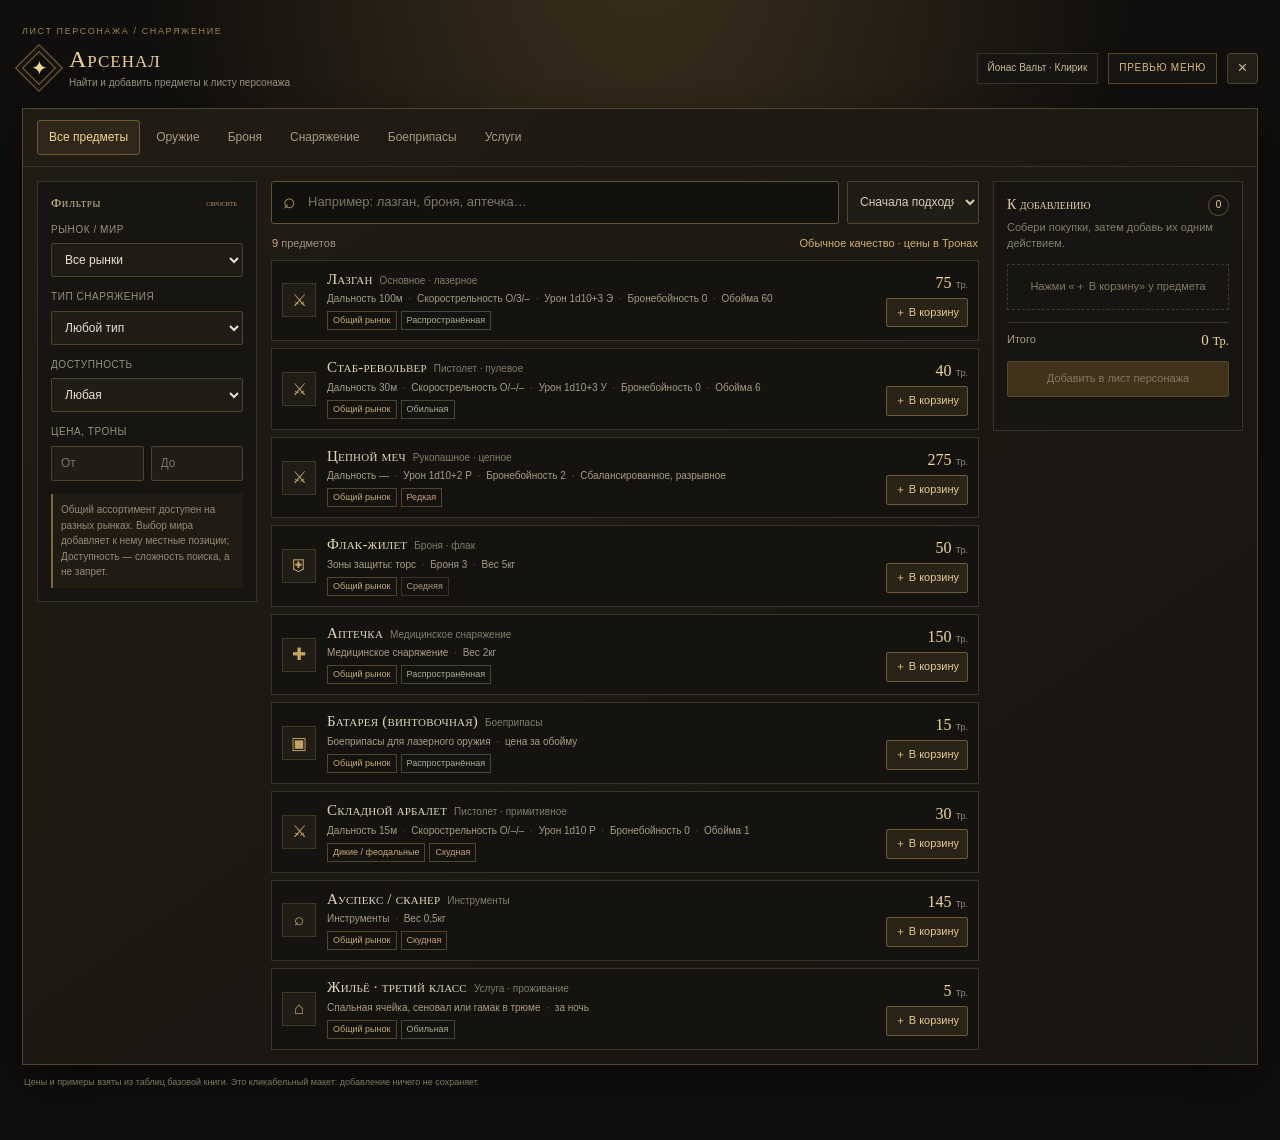
<file: arsenal-menu-preview.html>
<!doctype html>
<html lang="ru">
<head>
  <meta charset="utf-8">
  <meta name="viewport" content="width=device-width, initial-scale=1">
  <title>Превью меню «Арсенал»</title>
  <style>
    :root{color-scheme:dark;--bg:#100f0d;--panel:#1b1915;--panel2:#141310;--line:#393229;--line2:#51432e;--gold:#d2b16d;--gold2:#efd596;--text:#e9e0cf;--muted:#9b907d;--green:#a3b08c;--sans:"Segoe UI",Arial,sans-serif;--serif:Georgia,"Times New Roman",serif}
    *{box-sizing:border-box}body{margin:0;background:radial-gradient(ellipse at 50% -20%,#40321d,transparent 55%),var(--bg);color:var(--text);font:13px/1.45 var(--sans);min-height:100vh;padding:25px 22px 50px}button,input,select{font:inherit;color:inherit}button{cursor:pointer}main{max-width:1440px;margin:auto}.eyebrow{color:#9c8354;font-size:9px;letter-spacing:1.6px;text-transform:uppercase}.titlebar{display:flex;align-items:center;justify-content:space-between;gap:20px;margin:8px 0 17px}.title{display:flex;align-items:center;gap:13px}.seal{width:34px;height:34px;display:grid;place-items:center;border:1px solid #80653b;color:#efd596;font:20px var(--serif);transform:rotate(45deg);box-shadow:inset 0 0 0 4px #17140f,inset 0 0 0 5px #80653b}.seal span{transform:rotate(-45deg)}h1{margin:0;color:#ead29b;font:small-caps 24px var(--serif);letter-spacing:1px}.subtitle{margin:3px 0 0;color:var(--muted);font-size:10px}.title-actions{display:flex;align-items:center;gap:10px}.char-badge,.demo-badge{padding:7px 10px;border:1px solid var(--line);background:#171511;color:#c9b98f;font-size:10px}.demo-badge{border-color:#59472c;color:#d9bd7b;letter-spacing:.7px;text-transform:uppercase}.close{width:31px;height:31px;border:1px solid var(--line2);border-radius:3px;background:#211d17;color:#c9b98f;font-size:17px}
    .shell{border:1px solid #51432e;background:linear-gradient(145deg,#211c14,#171512);box-shadow:0 18px 48px #0007}.category-bar{display:flex;gap:4px;padding:11px 14px;border-bottom:1px solid var(--line);overflow-x:auto}.category{flex:0 0 auto;padding:8px 11px;border:1px solid transparent;border-radius:3px;background:transparent;color:#a99b83;font-size:11px;white-space:nowrap}.category:hover{color:var(--gold2);background:#252017}.category.active{border-color:#715831;background:#302619;color:#f0d596}.layout{display:grid;grid-template-columns:220px minmax(390px,1fr) 250px;gap:14px;padding:14px;align-items:start}.filter-panel,.cart-panel{padding:13px;border:1px solid #393229;background:#171511}.panel-heading{display:flex;justify-content:space-between;align-items:center;margin:0 0 12px;color:#d8c494;font:small-caps 13px var(--serif);letter-spacing:.6px}.reset{border:0;background:none;color:#b89a5e;font-size:9px}.filter-group{display:grid;gap:6px;margin:0 0 13px}.filter-group label,.filter-label{color:#9b907d;font-size:9px;letter-spacing:.55px;text-transform:uppercase}.filter-group select,.filter-group input{width:100%;min-width:0;padding:8px 9px;border:1px solid var(--line2);border-radius:2px;background:#201c16;color:#e9e0cf;font-size:11px}.filter-group select:focus,.filter-group input:focus,.search input:focus{outline:1px solid #b99455;outline-offset:1px}.price-row{display:grid;grid-template-columns:1fr 1fr;align-items:center;gap:7px}.filter-note{margin:6px 0 0;padding:8px;border-left:2px solid #80643a;background:#201b13;color:#968a75;font-size:9px;line-height:1.55}
    .catalog{min-width:0}.search-line{display:grid;grid-template-columns:minmax(0,1fr) 132px;gap:8px;margin-bottom:10px}.search{position:relative}.search input{width:100%;padding:10px 12px 10px 36px;border:1px solid #655333;border-radius:3px;background:#12110e;color:var(--text);font-size:12px}.search:before{content:"⌕";position:absolute;left:12px;top:5px;color:#b99b60;font-size:21px;pointer-events:none}.search input::placeholder{color:#817665}.suggestions{position:absolute;z-index:5;top:calc(100% + 4px);left:0;right:0;padding:4px;border:1px solid #655333;background:#201c16;box-shadow:0 8px 20px #0008}.suggestions button{display:block;width:100%;padding:8px;border:0;background:none;text-align:left;color:#d7cdb8;font-size:11px}.suggestions button:hover{background:#332918;color:var(--gold2)}.sort{padding:8px;border:1px solid var(--line2);border-radius:2px;background:#201c16;color:#d7cdb8;font-size:10px}.results-head{display:flex;justify-content:space-between;align-items:center;gap:8px;padding:2px 1px 8px;color:var(--muted);font-size:10px}.results-head strong{color:#d2b16d;font-weight:500}.results{display:grid;gap:7px}.item{display:grid;grid-template-columns:35px minmax(0,1fr) auto;gap:10px;align-items:center;padding:10px;border:1px solid #393229;background:#141310;min-width:0}.item:hover{border-color:#675331;background:#1a1813}.icon{width:34px;height:34px;display:grid;place-items:center;border:1px solid #423725;background:#201c16;color:#c5a565;font:17px var(--serif)}.item-main{min-width:0}.item-title{display:flex;align-items:baseline;flex-wrap:wrap;gap:7px}.item-title b{color:#e3d5b7;font:small-caps 13px var(--serif);letter-spacing:.2px}.type{color:#877b69;font-size:9px}.item-meta{margin-top:3px;color:#a99b83;font-size:9px;line-height:1.5;overflow-wrap:anywhere}.item-meta .dot{color:#6a5a3f;padding:0 3px}.badges{display:flex;flex-wrap:wrap;gap:4px;margin-top:5px}.badge{padding:2px 5px;border:1px solid #393229;color:#aa9b81;font-size:8px}.badge.world{border-color:#51432e;color:#c6aa70}.badge.common{color:#a6b091;border-color:#414936}.badge.rare{color:#c79d7c;border-color:#594132}.item-end{display:grid;justify-items:end;gap:6px}.price{color:#f0d596;font:14px var(--serif);white-space:nowrap}.price small{color:#938875;font:9px var(--sans)}.add{min-width:74px;padding:6px 8px;border:1px solid #705a37;border-radius:2px;background:#2a2318;color:#e7cc91;font-size:10px}.add:hover{background:#44341d;border-color:#a2844b}.add.added{border-color:#46513c;background:#22281e;color:#b8c49e}.empty{padding:24px;border:1px dashed #51432e;color:#938875;text-align:center;font-size:11px}
    .cart-panel{position:sticky;top:12px}.cart-title{display:flex;justify-content:space-between;align-items:center;margin-bottom:4px}.cart-title h2{margin:0;color:#e0cfaa;font:small-caps 14px var(--serif)}.cart-count{min-width:21px;height:21px;display:grid;place-items:center;border:1px solid #655230;border-radius:50%;color:var(--gold2);font-size:10px}.cart-help{margin:0 0 12px;color:#887d6b;font-size:9px}.cart-list{display:grid;gap:6px;max-height:315px;overflow:auto}.cart-empty{padding:14px 8px;border:1px dashed #413728;color:#837866;text-align:center;font-size:10px}.cart-item{display:grid;grid-template-columns:minmax(0,1fr) auto;gap:6px;padding:7px 8px;border:1px solid #393229;background:#141310}.cart-item b{display:block;color:#d7cdb8;font-size:10px;font-weight:500}.cart-item small{color:#8c806e;font-size:8px}.quantity{display:flex;align-items:center;gap:5px;color:#dfc585;font-size:10px}.quantity button{width:19px;height:19px;padding:0;border:1px solid #51432e;background:#201c16;color:#d9c28c}.cart-total{display:flex;justify-content:space-between;margin:12px 0;padding-top:9px;border-top:1px solid #393229;color:#a99b83;font-size:10px}.cart-total strong{color:#efd596;font:15px var(--serif)}.commit{width:100%;padding:9px;border:1px solid #a2844b;border-radius:2px;background:#725629;color:#fff0c9;font-size:11px}.commit:disabled{opacity:.45;cursor:default}.cart-msg{min-height:13px;margin:7px 0 0;color:#a9b68f;text-align:center;font-size:9px}.footnote{margin:11px 2px 0;color:#827865;font-size:9px;line-height:1.55}
    @media(max-width:1040px){.layout{grid-template-columns:205px minmax(0,1fr)}.cart-panel{grid-column:1/-1;position:static}.cart-list{grid-template-columns:repeat(3,minmax(0,1fr));max-height:none}.cart-empty{grid-column:1/-1}.cart-panel .cart-total{max-width:320px;margin-left:auto}.cart-panel .commit{display:block;max-width:320px;margin-left:auto}}
    @media(max-width:650px){body{padding:16px 10px 30px}.titlebar{align-items:flex-start}.title{align-items:flex-start}.seal{flex:none;width:28px;height:28px;font-size:16px}h1{font-size:20px}.title-actions{flex-direction:column-reverse;align-items:flex-end;gap:5px}.char-badge{display:none}.demo-badge{font-size:8px}.layout{grid-template-columns:1fr;padding:9px;gap:9px}.filter-panel{display:grid;grid-template-columns:1fr 1fr;gap:0 9px}.filter-panel .panel-heading,.filter-note{grid-column:1/-1}.filter-group{margin-bottom:9px}.search-line{grid-template-columns:1fr}.sort{display:none}.item{grid-template-columns:30px minmax(0,1fr) auto;gap:7px;padding:8px}.icon{width:29px;height:29px}.item-end{gap:4px}.add{min-width:62px;padding:6px}.cart-list{grid-template-columns:1fr 1fr}.cart-panel .cart-total,.cart-panel .commit{max-width:none}}
    .panel-head h2,.card-head h2{font-size:16px}.category{font-size:12px}.filter-group label{font-size:10px}.filter-group select,.filter-group input,.sort{font-size:12px}.filter-note{font-size:10px}.search input{font-size:13px;padding-block:11px}.results-head{font-size:11px}.item-title b{font-size:15px}.type{font-size:10px}.item-meta{font-size:10px}.badge{font-size:9px}.price{font-size:16px}.add{font-size:11px}.cart-help,.cart-item b,.cart-total{font-size:11px}.cart-item small,.quantity{font-size:9px}.cart-empty{font-size:11px}
  </style>
</head>
<body>
  <main>
    <div class="eyebrow">Лист персонажа / снаряжение</div>
    <header class="titlebar">
      <div class="title"><div class="seal"><span>✦</span></div><div><h1>Арсенал</h1><p class="subtitle">Найти и добавить предметы к листу персонажа</p></div></div>
      <div class="title-actions"><span class="char-badge">Йонас Вальт · Клирик</span><span class="demo-badge">Превью меню</span><button class="close" type="button" aria-label="Закрыть">×</button></div>
    </header>
    <section class="shell">
      <nav class="category-bar" aria-label="Категории арсенала">
        <button class="category active" data-category="all" aria-pressed="true">Все предметы</button>
        <button class="category" data-category="weapon">Оружие</button>
        <button class="category" data-category="armor">Броня</button>
        <button class="category" data-category="gear">Снаряжение</button>
        <button class="category" data-category="ammo">Боеприпасы</button>
        <button class="category" data-category="service">Услуги</button>
      </nav>
      <div class="layout">
        <aside class="filter-panel">
          <h2 class="panel-heading">Фильтры <button class="reset" id="reset-filters" type="button">сбросить</button></h2>
          <div class="filter-group"><label for="market">Рынок / мир</label><select id="market"><option value="all">Все рынки</option><option value="general">Общий ассортимент</option><option value="feral">Дикие и феодальные</option><option value="hive">Миры-ульи</option><option value="forge">Миры-кузницы</option><option value="frontier">Миры-фронтиры</option><option value="void">Пустота</option><option value="warzone">Зона боевых действий</option><option value="ordos">Святые Ордосы</option></select></div>
          <div class="filter-group"><label for="item-type">Тип снаряжения</label><select id="item-type"><option value="all">Любой тип</option><option value="ranged">Дистанционное оружие</option><option value="melee">Оружие ближнего боя</option><option value="armor">Броня</option><option value="gear">Снаряжение</option><option value="ammo">Боеприпасы</option><option value="service">Услуги</option></select></div>
          <div class="filter-group"><label for="availability">Доступность</label><select id="availability"><option value="all">Любая</option><option>Изобильная</option><option>Обильная</option><option>Распространённая</option><option>Средняя</option><option>Скудная</option><option>Редкая</option><option>Раритет</option></select></div>
          <div class="filter-group"><label>Цена, Троны</label><div class="price-row"><input id="price-min" type="number" min="0" placeholder="От" aria-label="Цена от"><input id="price-max" type="number" min="0" placeholder="До" aria-label="Цена до"></div></div>
          <p class="filter-note">Общий ассортимент доступен на разных рынках. Выбор мира добавляет к нему местные позиции; Доступность — сложность поиска, а не запрет.</p>
        </aside>
        <section class="catalog" aria-label="Каталог предметов">
          <div class="search-line">
            <div class="search"><input id="search" type="search" autocomplete="off" placeholder="Например: лазган, броня, аптечка…" aria-label="Поиск по арсеналу"><div class="suggestions" id="suggestions" hidden></div></div>
            <select class="sort" id="sort" aria-label="Сортировка"><option value="relevance">Сначала подходящие</option><option value="price">Сначала дешевле</option><option value="name">По названию</option></select>
          </div>
          <div class="results-head"><span id="result-count">9 предметов</span><strong>Обычное качество · цены в Тронах</strong></div>
          <div class="results" id="results">
            <article class="item" data-name="Лазган" data-type="Основное оружие · лазерное" data-category="weapon" data-kind="ranged" data-market="all" data-rarity="Распространённая" data-price="75" data-details="Дальность 100м · Скорострельность О/3/- · Урон 1d10+3 Э · Бронебойность 0 · обойма 60 · перезарядка полным действием · надёжное · 4кг">
              <div class="icon">⚔</div><div class="item-main"><div class="item-title"><b>Лазган</b><span class="type">Основное · лазерное</span></div><div class="item-meta">Дальность 100м <span class="dot">·</span> Скорострельность О/3/– <span class="dot">·</span> Урон 1d10+3 Э <span class="dot">·</span> Бронебойность 0 <span class="dot">·</span> Обойма 60</div><div class="badges"><span class="badge world">Общий рынок</span><span class="badge common">Распространённая</span></div></div><div class="item-end"><div class="price">75 <small>Тр.</small></div><button class="add" type="button">＋ В корзину</button></div>
            </article>
            <article class="item" data-name="Стаб-револьвер" data-type="Пистолет · пулевое" data-category="weapon" data-kind="ranged" data-market="all" data-rarity="Обильная" data-price="40" data-details="Дальность 30м · Скорострельность О/-/- · Урон 1d10+3 У · Бронебойность 0 · обойма 6 · надёжное · 1кг">
              <div class="icon">⚔</div><div class="item-main"><div class="item-title"><b>Стаб-револьвер</b><span class="type">Пистолет · пулевое</span></div><div class="item-meta">Дальность 30м <span class="dot">·</span> Скорострельность О/–/– <span class="dot">·</span> Урон 1d10+3 У <span class="dot">·</span> Бронебойность 0 <span class="dot">·</span> Обойма 6</div><div class="badges"><span class="badge world">Общий рынок</span><span class="badge common">Обильная</span></div></div><div class="item-end"><div class="price">40 <small>Тр.</small></div><button class="add" type="button">＋ В корзину</button></div>
            </article>
            <article class="item" data-name="Цепной меч" data-type="Рукопашное оружие · цепное" data-category="weapon" data-kind="melee" data-market="all" data-rarity="Редкая" data-price="275" data-details="Дальность ближний бой · Урон 1d10+2 Р · Бронебойность 2 · сбалансированное · разрывное · 6кг">
              <div class="icon">⚔</div><div class="item-main"><div class="item-title"><b>Цепной меч</b><span class="type">Рукопашное · цепное</span></div><div class="item-meta">Дальность — <span class="dot">·</span> Урон 1d10+2 Р <span class="dot">·</span> Бронебойность 2 <span class="dot">·</span> Сбалансированное, разрывное</div><div class="badges"><span class="badge world">Общий рынок</span><span class="badge rare">Редкая</span></div></div><div class="item-end"><div class="price">275 <small>Тр.</small></div><button class="add" type="button">＋ В корзину</button></div>
            </article>
            <article class="item" data-name="Флак-жилет" data-type="Броня · флак" data-category="armor" data-kind="armor" data-market="all" data-rarity="Средняя" data-price="50" data-details="Торс · броня 3 · 5кг">
              <div class="icon">⛨</div><div class="item-main"><div class="item-title"><b>Флак-жилет</b><span class="type">Броня · флак</span></div><div class="item-meta">Зоны защиты: торс <span class="dot">·</span> Броня 3 <span class="dot">·</span> Вес 5кг</div><div class="badges"><span class="badge world">Общий рынок</span><span class="badge">Средняя</span></div></div><div class="item-end"><div class="price">50 <small>Тр.</small></div><button class="add" type="button">＋ В корзину</button></div>
            </article>
            <article class="item" data-name="Аптечка" data-type="Медицинское снаряжение" data-category="gear" data-kind="gear" data-market="all" data-rarity="Распространённая" data-price="150" data-details="Медицинское снаряжение · 2кг">
              <div class="icon">✚</div><div class="item-main"><div class="item-title"><b>Аптечка</b><span class="type">Медицинское снаряжение</span></div><div class="item-meta">Медицинское снаряжение <span class="dot">·</span> Вес 2кг</div><div class="badges"><span class="badge world">Общий рынок</span><span class="badge common">Распространённая</span></div></div><div class="item-end"><div class="price">150 <small>Тр.</small></div><button class="add" type="button">＋ В корзину</button></div>
            </article>
            <article class="item" data-name="Батарея (винтовочная)" data-type="Боеприпасы · лазерное оружие" data-category="ammo" data-kind="ammo" data-market="all" data-rarity="Распространённая" data-price="15" data-details="Цена за обойму · для лазерного оружия">
              <div class="icon">▣</div><div class="item-main"><div class="item-title"><b>Батарея (винтовочная)</b><span class="type">Боеприпасы</span></div><div class="item-meta">Боеприпасы для лазерного оружия <span class="dot">·</span> цена за обойму</div><div class="badges"><span class="badge world">Общий рынок</span><span class="badge common">Распространённая</span></div></div><div class="item-end"><div class="price">15 <small>Тр.</small></div><button class="add" type="button">＋ В корзину</button></div>
            </article>
            <article class="item" data-name="Складной арбалет" data-type="Пистолет · примитивное оружие" data-category="weapon" data-kind="ranged" data-market="feral" data-rarity="Скудная" data-price="30" data-details="Дальность 15м · Скорострельность О/-/- · Урон 1d10 Р · Бронебойность 0 · обойма 1 · перезарядка полным действием · 1кг">
              <div class="icon">⚔</div><div class="item-main"><div class="item-title"><b>Складной арбалет</b><span class="type">Пистолет · примитивное</span></div><div class="item-meta">Дальность 15м <span class="dot">·</span> Скорострельность О/–/– <span class="dot">·</span> Урон 1d10 Р <span class="dot">·</span> Бронебойность 0 <span class="dot">·</span> Обойма 1</div><div class="badges"><span class="badge world">Дикие / феодальные</span><span class="badge rare">Скудная</span></div></div><div class="item-end"><div class="price">30 <small>Тр.</small></div><button class="add" type="button">＋ В корзину</button></div>
            </article>
            <article class="item" data-name="Ауспекс / сканер" data-type="Инструменты" data-category="gear" data-kind="gear" data-market="all" data-rarity="Скудная" data-price="145" data-details="Инструмент · вес 0,5кг">
              <div class="icon">⌕</div><div class="item-main"><div class="item-title"><b>Ауспекс / сканер</b><span class="type">Инструменты</span></div><div class="item-meta">Инструменты <span class="dot">·</span> Вес 0,5кг</div><div class="badges"><span class="badge world">Общий рынок</span><span class="badge rare">Скудная</span></div></div><div class="item-end"><div class="price">145 <small>Тр.</small></div><button class="add" type="button">＋ В корзину</button></div>
            </article>
            <article class="item" data-name="Жильё · третий класс" data-type="Услуги · проживание" data-category="service" data-kind="service" data-market="all" data-rarity="Обильная" data-price="5" data-details="Ночь · спальная ячейка, сеновал или гамак в трюме">
              <div class="icon">⌂</div><div class="item-main"><div class="item-title"><b>Жильё · третий класс</b><span class="type">Услуга · проживание</span></div><div class="item-meta">Спальная ячейка, сеновал или гамак в трюме <span class="dot">·</span> за ночь</div><div class="badges"><span class="badge world">Общий рынок</span><span class="badge common">Обильная</span></div></div><div class="item-end"><div class="price">5 <small>Тр.</small></div><button class="add" type="button">＋ В корзину</button></div>
            </article>
          </div>
          <div class="empty" id="no-results" hidden>Ничего не найдено. Попробуй изменить фильтры.</div>
        </section>
        <aside class="cart-panel">
          <div class="cart-title"><h2>К добавлению</h2><span class="cart-count" id="cart-count">0</span></div>
          <p class="cart-help">Собери покупки, затем добавь их одним действием.</p>
          <div class="cart-list" id="cart-list"><div class="cart-empty">Нажми «＋ В корзину» у предмета</div></div>
          <div class="cart-total"><span>Итого</span><strong><span id="cart-total">0</span> <small>Тр.</small></strong></div>
          <button class="commit" id="commit" type="button" disabled>Добавить в лист персонажа</button>
          <p class="cart-msg" id="cart-msg" aria-live="polite"></p>
        </aside>
      </div>
    </section>
    <p class="footnote">Цены и примеры взяты из таблиц базовой книги. Это кликабельный макет: добавление ничего не сохраняет.</p>
  </main>
  <script>
    const items=[...document.querySelectorAll('.item')], categories=[...document.querySelectorAll('.category')], cart=new Map();
    const search=document.querySelector('#search'), market=document.querySelector('#market'), itemType=document.querySelector('#item-type'), availability=document.querySelector('#availability'), priceMin=document.querySelector('#price-min'), priceMax=document.querySelector('#price-max'), suggestions=document.querySelector('#suggestions');
    function applyFilters(){
      const q=search.value.trim().toLocaleLowerCase('ru'), cat=document.querySelector('.category.active').dataset.category, m=market.value, kind=itemType.value, a=availability.value, min=priceMin.value===''?0:Number(priceMin.value), max=priceMax.value===''?Infinity:Number(priceMax.value), sort=document.querySelector('#sort').value; let count=0;const visibleItems=[];
      for(const item of items){const text=(item.dataset.name+' '+item.dataset.type+' '+item.dataset.details).toLocaleLowerCase('ru');const marketMatch=m==='all'||item.dataset.market==='all'||item.dataset.market===m;const visible=(!q||text.includes(q))&&(cat==='all'||item.dataset.category===cat)&&marketMatch&&(kind==='all'||item.dataset.kind===kind)&&(a==='all'||item.dataset.rarity===a)&&Number(item.dataset.price)>=min&&Number(item.dataset.price)<=max;item.hidden=!visible;if(visible){count++;visibleItems.push(item)}}
      if(sort==='price')visibleItems.sort((x,y)=>Number(x.dataset.price)-Number(y.dataset.price));else if(sort==='name')visibleItems.sort((x,y)=>x.dataset.name.localeCompare(y.dataset.name,'ru'));const results=document.querySelector('#results');visibleItems.forEach(item=>results.append(item));
      document.querySelector('#result-count').innerHTML=`<strong>${count}</strong> ${count===1?'предмет':count>1&&count<5?'предмета':'предметов'}`;
      document.querySelector('#no-results').hidden=count>0;
      suggestions.replaceChildren();
      if(q&&document.activeElement===search){const matches=items.filter(x=>(x.dataset.name+' '+x.dataset.type).toLocaleLowerCase('ru').includes(q)).slice(0,4);for(const item of matches){const b=document.createElement('button');b.type='button';b.textContent=item.dataset.name;b.addEventListener('click',()=>{search.value=item.dataset.name;suggestions.hidden=true;applyFilters()});suggestions.appendChild(b)}suggestions.hidden=!matches.length}else suggestions.hidden=true;
    }
    categories.forEach(button=>button.addEventListener('click',()=>{categories.forEach(x=>{x.classList.remove('active');x.setAttribute('aria-pressed','false')});button.classList.add('active');button.setAttribute('aria-pressed','true');applyFilters()}));
    [search,market,itemType,availability,priceMin,priceMax,document.querySelector('#sort')].forEach(el=>el.addEventListener('input',applyFilters));[market,itemType,availability,document.querySelector('#sort')].forEach(el=>el.addEventListener('change',applyFilters));
    search.addEventListener('focus',applyFilters);document.addEventListener('click',e=>{if(!e.target.closest('.search'))suggestions.hidden=true});
    document.querySelector('#reset-filters').addEventListener('click',()=>{search.value='';market.value='all';itemType.value='all';availability.value='all';priceMin.value='';priceMax.value='';categories[0].click();applyFilters()});
    function renderCart(){const root=document.querySelector('#cart-list');root.replaceChildren();let n=0,total=0;if(!cart.size){root.innerHTML='<div class="cart-empty">Нажми «＋ В корзину» у предмета</div>'}for(const [name,row] of cart){n+=row.qty;total+=Number(row.item.dataset.price)*row.qty;const box=document.createElement('div');box.className='cart-item';const info=document.createElement('div');info.innerHTML=`<b>${name}</b><small>${row.item.dataset.price} Тр. · ${row.item.dataset.rarity}</small>`;const qty=document.createElement('div');qty.className='quantity';const minus=document.createElement('button');minus.textContent='−';minus.setAttribute('aria-label','Уменьшить количество');minus.onclick=()=>{row.qty--;if(row.qty<=0){cart.delete(name);row.item.querySelector('.add').classList.remove('added');row.item.querySelector('.add').textContent='＋ В корзину'}renderCart()};const amount=document.createElement('span');amount.textContent='×'+row.qty;const plus=document.createElement('button');plus.textContent='+';plus.setAttribute('aria-label','Увеличить количество');plus.onclick=()=>{row.qty++;renderCart()};qty.append(minus,amount,plus);box.append(info,qty);root.append(box)}document.querySelector('#cart-count').textContent=n;document.querySelector('#cart-total').textContent=total.toLocaleString('ru-RU');document.querySelector('#commit').disabled=!n;document.querySelector('#cart-msg').textContent='';}
    items.forEach(item=>item.querySelector('.add').addEventListener('click',()=>{const name=item.dataset.name;const row=cart.get(name);if(row)row.qty++;else cart.set(name,{item,qty:1});const btn=item.querySelector('.add');btn.classList.add('added');btn.textContent='✓ В корзине';renderCart()}));
    document.querySelector('#commit').addEventListener('click',()=>{document.querySelector('#cart-msg').textContent='Демо: предметы готовы к добавлению';});
    applyFilters();
  </script>
</body>
</html>
</file>
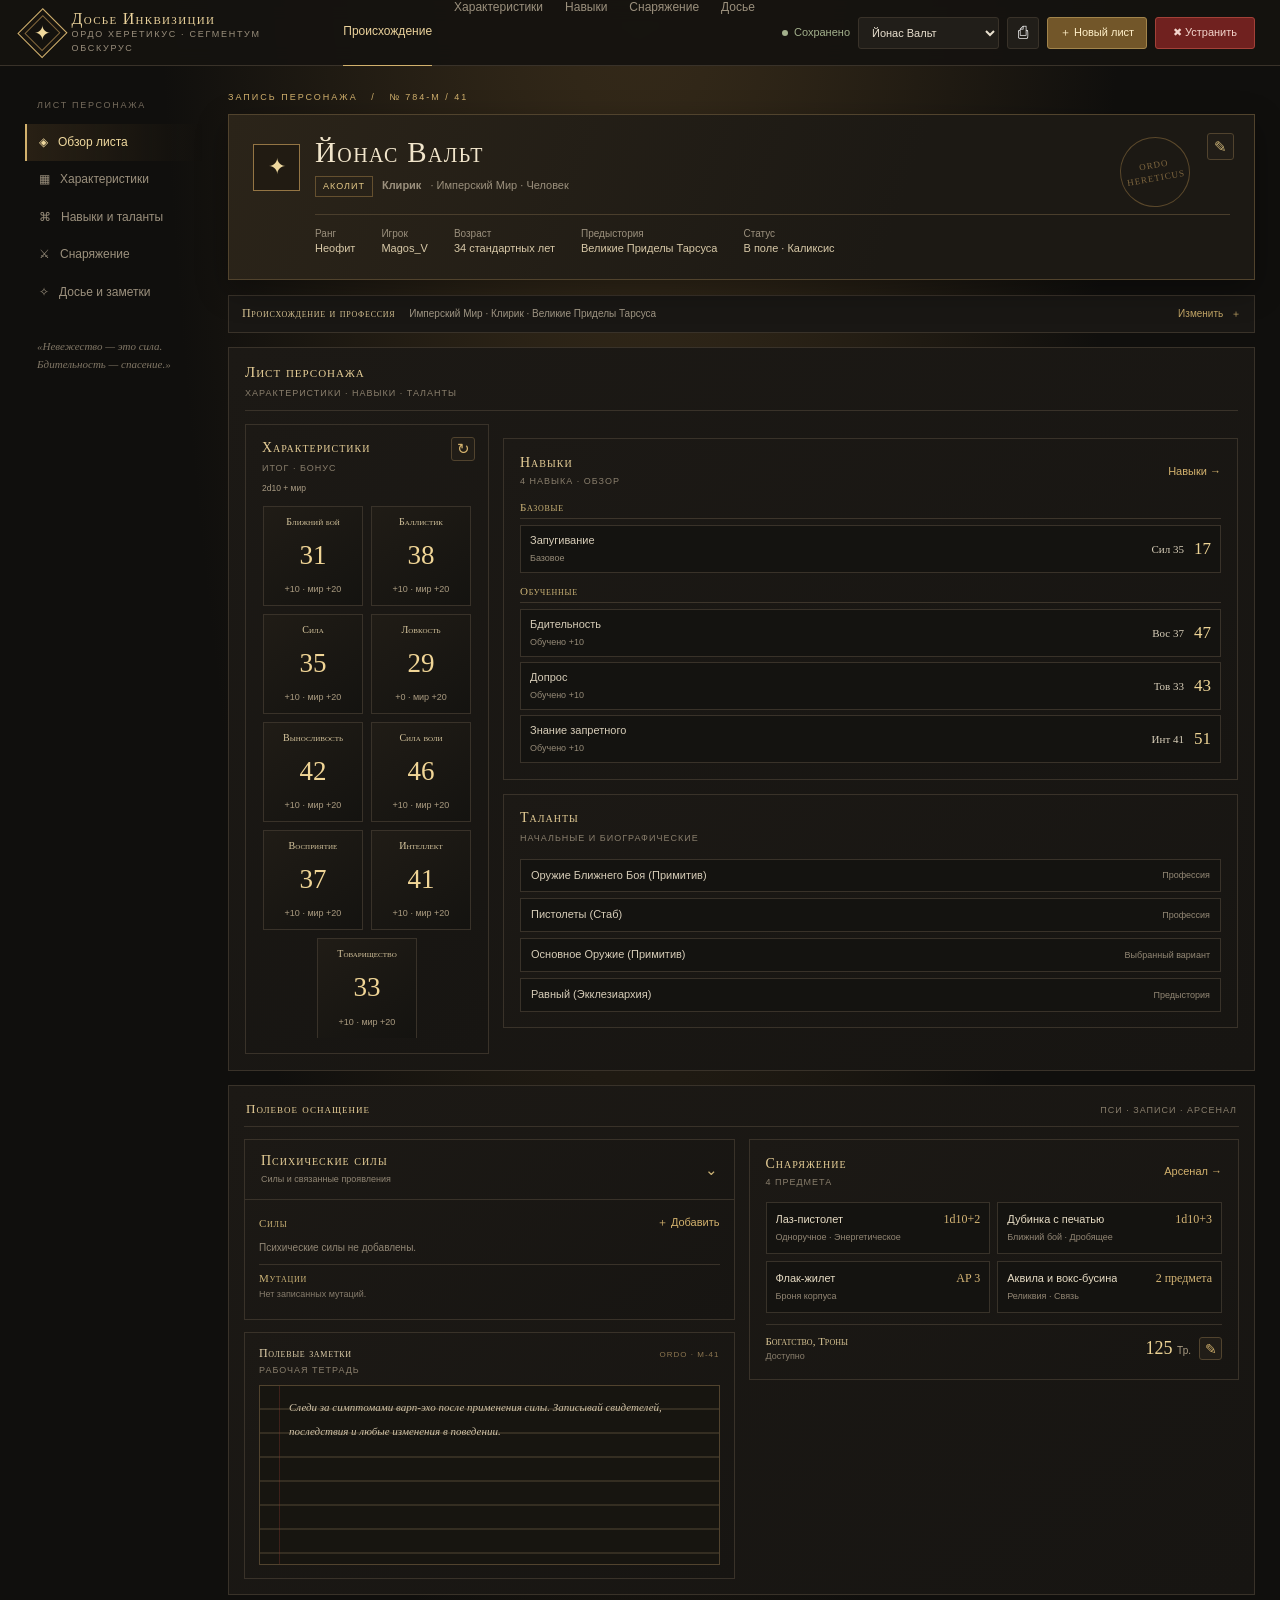
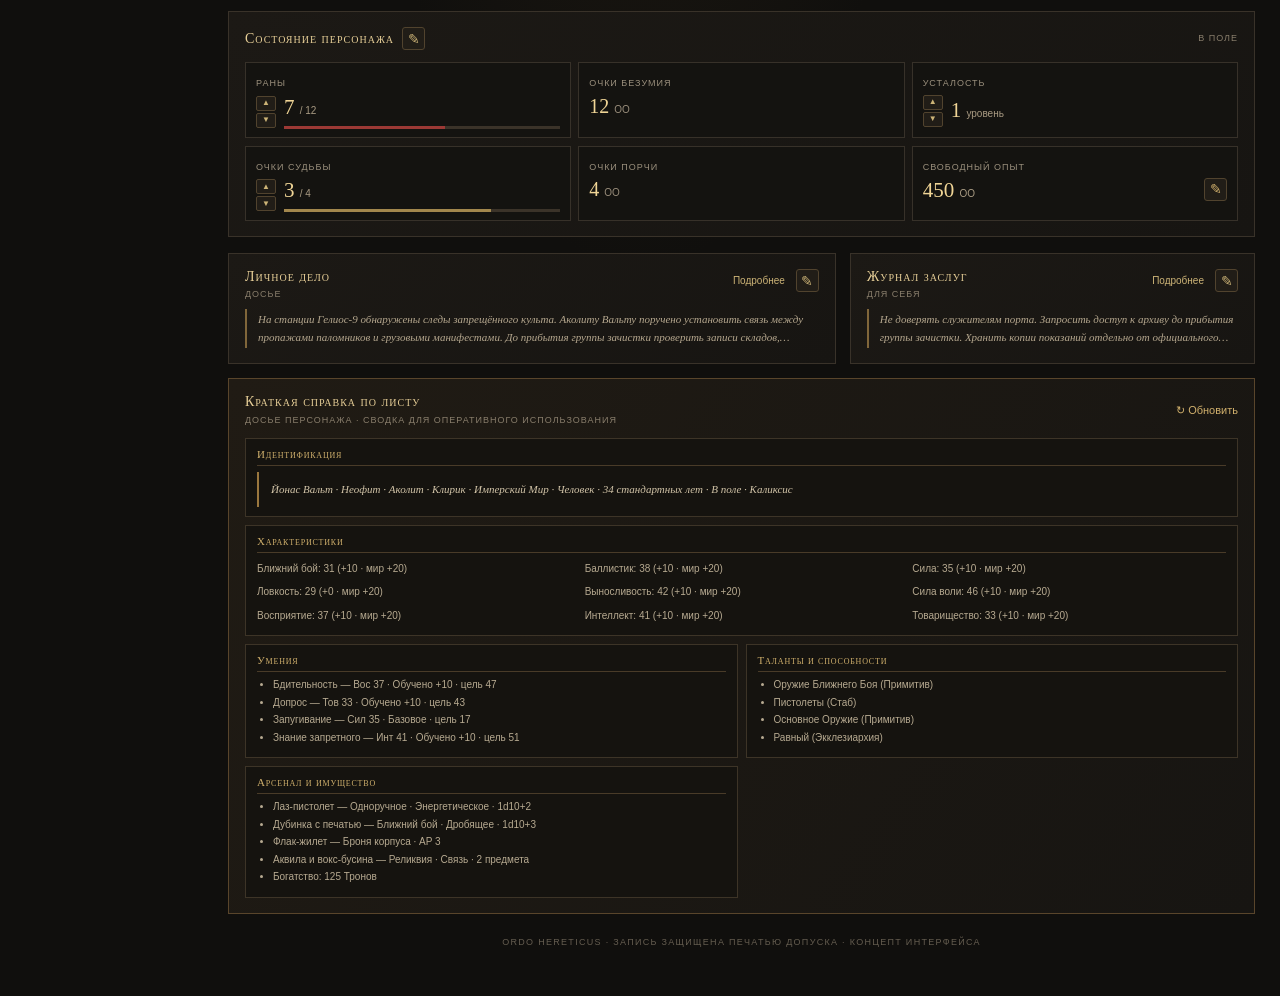
<file: design-preview.html>
<!doctype html>
<html lang="ru">
<head>
<meta charset="utf-8">
<meta name="viewport" content="width=device-width, initial-scale=1">
<title>Концепт — Досье Инквизиции</title>
<style>
:root{color-scheme:dark;--bg:#100f0d;--panel:#1b1915;--panel2:#141310;--line:#393229;--gold:#d2b16d;--text:#e9e0cf;--muted:#9b907d;--sans:"Segoe UI",Arial,sans-serif;--serif:Georgia,"Times New Roman",serif}
*{box-sizing:border-box}html{scroll-behavior:smooth}body{margin:0;background:radial-gradient(ellipse at 50% -25%,#40321d,transparent 55%),var(--bg);color:var(--text);font:14px/1.45 var(--sans)}a{color:inherit;text-decoration:none}.top{height:66px;position:sticky;top:0;z-index:4;display:flex;align-items:center;gap:27px;padding:0 max(25px,calc((100vw - 1360px)/2));background:#151310ed;border-bottom:1px solid var(--line);backdrop-filter:blur(10px)}.brand{display:flex;align-items:center;gap:12px;min-width:235px}.seal{width:36px;height:36px;border:1px solid var(--gold);display:grid;place-items:center;color:#f1d99c;transform:rotate(45deg);box-shadow:inset 0 0 0 4px #17140f,inset 0 0 0 5px #80653b}.seal b{transform:rotate(-45deg);font:20px var(--serif)}.brand-name{color:#ead29b;font:small-caps 16px var(--serif);letter-spacing:1.3px}.brand-sub{font-size:9px;color:var(--muted);letter-spacing:1.7px;text-transform:uppercase}.toplinks{display:flex;gap:22px;flex:1;color:var(--muted);font-size:12px}.toplinks a:first-child{color:#ead29b;border-bottom:1px solid var(--gold);padding:24px 0}.actions{display:flex;align-items:center;gap:12px}.saved{color:#a3b08c;font-size:11px;white-space:nowrap}.saved:before{content:"";display:inline-block;width:6px;height:6px;margin-right:6px;border-radius:50%;background:#a3b08c}.btn{padding:8px 11px;border:1px solid var(--line);background:#211e19;border-radius:3px;font-size:11px}.btn.primary{background:#725629;border-color:#a2844b;color:#fff0c9}.layout{max-width:1360px;margin:25px auto;padding:0 25px;display:grid;grid-template-columns:178px minmax(0,1fr);gap:25px}.side{position:sticky;top:90px;align-self:start}.side small{display:block;padding:8px 12px 12px;color:#756b5c;font-size:9px;letter-spacing:1.7px;text-transform:uppercase}.side a{display:block;padding:10px 12px;border-left:2px solid transparent;color:var(--muted);font-size:12px}.side a.active{color:#efd99f;border-color:var(--gold);background:linear-gradient(90deg,#48371f70,transparent)}.side blockquote{margin:27px 12px;color:#817766;font:italic 11px/1.6 var(--serif)}.main{min-width:0}.eyebrow{font-size:9px;color:var(--gold);text-transform:uppercase;letter-spacing:2px}.hero{position:relative;margin:10px 0 15px;padding:22px 24px;background:linear-gradient(110deg,#2b2419,#1c1914 65%);border:1px solid #51432d;box-shadow:0 10px 30px #0005;overflow:hidden}.hero:after{content:"ORDO\A HERETICUS";white-space:pre;position:absolute;right:22px;top:22px;width:68px;height:68px;border:1px solid #755c35;border-radius:50%;display:grid;place-content:center;text-align:center;color:#a78650;font:9px/1.5 var(--serif);letter-spacing:1px;transform:rotate(-10deg);opacity:.7}.identity{display:flex;gap:15px;align-items:center}.rank{width:47px;height:47px;display:grid;place-items:center;border:1px solid #947544;color:#efd99f;background:#211b12;font:22px var(--serif)}h1{margin:0 90px 7px 0;color:#f1e5cb;font:small-caps 29px/1.1 var(--serif);letter-spacing:1.4px}.meta{display:flex;align-items:center;gap:9px;flex-wrap:wrap;color:var(--muted);font-size:11px}.badge{padding:3px 7px;border:1px solid #65502f;color:#e5c987;text-transform:uppercase;letter-spacing:1px;font-size:9px}.details{display:flex;gap:26px;flex-wrap:wrap;margin:17px 0 0 62px;padding-top:12px;border-top:1px solid #4a3e2c}.detail{font-size:10px;color:var(--muted)}.detail b{display:block;color:#d8c9a8;font-size:11px;font-weight:500}.overview{display:grid;grid-template-columns:1.5fr .95fr;gap:14px}.card{min-width:0;padding:15px 16px;border:1px solid var(--line);background:linear-gradient(145deg,#1c1915,#171512)}.card-head{display:flex;justify-content:space-between;align-items:center;gap:8px;margin-bottom:12px}h2{margin:0;color:#e6ce97;font:small-caps 14px var(--serif);letter-spacing:1px}.kicker{font-size:9px;color:#897e6c;text-transform:uppercase;letter-spacing:1px}.stats{display:grid;grid-template-columns:repeat(9,minmax(0,1fr));gap:5px}.stat{padding:8px 2px 6px;text-align:center;border:1px solid #393229;background:var(--panel2)}.stat label{font:10px var(--serif);color:#c8b58d;white-space:nowrap}.stat strong{display:block;margin:5px 0 3px;color:#f0d596;font:22px/1 var(--serif)}.stat small{font-size:9px;color:#928674}.metrics{display:grid;grid-template-columns:1fr 1fr;gap:7px}.metric{min-height:62px;padding:8px 10px;border:1px solid #373129;background:var(--panel2)}.metric label{color:var(--muted);font-size:9px;letter-spacing:1px;text-transform:uppercase}.metric strong{display:block;margin-top:3px;color:#f0d596;font:20px var(--serif)}.metric strong small{color:#998d7b;font:10px var(--sans)}.meter{height:3px;margin-top:5px;background:#3b3329}.meter i{display:block;width:60%;height:100%;background:#9c3935}.meter.fate i{width:75%;background:#a2874d}.row{display:grid;grid-template-columns:1fr 1fr;gap:14px;margin-top:14px}.skill{display:grid;grid-template-columns:1fr 55px 42px;align-items:center;gap:8px;padding:9px 0;border-bottom:1px solid #302a22;font-size:11px}.skill:last-child{border:0}.skill small{display:block;color:#8e8371;font-size:9px}.score{color:#efd18c;text-align:right;font:16px var(--serif)}.level{color:#a69a84;text-align:right;font-size:9px}.gear{display:grid;grid-template-columns:1fr 1fr;gap:7px}.item{display:flex;justify-content:space-between;gap:8px;padding:9px;border:1px solid #383229;background:var(--panel2)}.item b{font-size:11px;font-weight:500;color:#e7dcc4}.item small{display:block;color:#928674;font-size:9px;margin-top:3px}.item em{font:12px var(--serif);color:#d5b575;font-style:normal;white-space:nowrap}.note{color:#b5a78e;border-left:2px solid #80663a;padding:2px 0 2px 11px;font:italic 11px/1.6 var(--serif)}.bottom{display:grid;grid-template-columns:1.2fr .8fr;gap:14px;margin-top:14px}.footer{text-align:center;padding:22px;color:#655d50;font-size:9px;letter-spacing:1.3px;text-transform:uppercase}
@media(max-width:980px){.layout{grid-template-columns:1fr;padding:0 18px}.side{position:static;display:flex;overflow:auto;border-bottom:1px solid var(--line)}.side small,.side blockquote{display:none}.side a{white-space:nowrap;border:0;border-bottom:2px solid transparent}.side a.active{border-color:var(--gold)}.toplinks{display:none}.brand{min-width:0}.overview{grid-template-columns:1.25fr 1fr}}
@media(max-width:680px){.top{height:57px;padding:0 12px}.brand-sub,.saved{display:none}.actions{margin-left:auto}.layout{padding:0 11px;margin-top:12px;gap:10px}.hero{padding:16px 13px}.hero:after{width:49px;height:49px;right:10px;top:11px;font-size:7px}h1{font-size:23px;margin-right:47px}.rank{width:40px;height:40px}.details{margin:14px 0 0;gap:12px}.overview,.row,.bottom{grid-template-columns:1fr}.stats{grid-template-columns:repeat(5,minmax(0,1fr))}.stat:nth-child(n+6){display:none}.gear{grid-template-columns:1fr}.card{padding:13px}.side{margin:0 -5px}.side a{font-size:10px;padding:8px 7px}}
/* Iteration 2: make character creation choices and rolling self-explanatory. */
.creation{margin-bottom:14px}.creation-intro{display:flex;align-items:baseline;justify-content:space-between;gap:10px;margin-bottom:12px}.creation-intro p{margin:3px 0 0;color:var(--muted);font-size:10px}.sequence{color:#c3aa75;font-size:9px;letter-spacing:1px;text-transform:uppercase}.steps{display:grid;grid-template-columns:repeat(3,minmax(0,1fr));gap:10px}.step{padding:11px 12px;border:1px solid #3a3328;background:#151411;min-width:0}.step-top{display:flex;align-items:center;gap:8px;margin-bottom:8px}.step-no{color:var(--gold);font:15px var(--serif)}.step-title{font:small-caps 12px var(--serif);letter-spacing:.6px;color:#d9c9a5}.step select{display:block;width:100%;padding:8px 29px 8px 9px;border:1px solid #51432e;border-radius:2px;background:#201c16;color:#f0dfbc;font:12px var(--sans)}.step p{margin:7px 0 0;color:#948977;font-size:10px;line-height:1.4}.step p b{color:#cdb477;font-weight:500}.overview{grid-template-columns:1fr}.stats{grid-template-columns:repeat(3,minmax(0,1fr));gap:9px}.stat{padding:11px 13px;text-align:left;position:relative}.stat-top{display:flex;justify-content:space-between;align-items:center;gap:8px}.stat label{font:12px var(--serif);color:#d2c19b;white-space:normal}.stat .world-mod{color:#928674;font-size:9px;white-space:nowrap}.stat-main{display:flex;align-items:baseline;gap:8px;margin:8px 0 6px}.stat strong{margin:0;color:#f2d999;font:32px/1 var(--serif)}.stat-main small{font-size:10px;color:#9b907d}.stat-foot{display:flex;justify-content:space-between;align-items:center;padding-top:7px;border-top:1px solid #302a22;color:#938773;font-size:9px}.reroll{border:1px solid #51432e;background:#211d17;color:#d9c28c;border-radius:2px;padding:3px 7px;font-size:10px}.roll-all{display:flex;align-items:center;gap:10px}.roll-all .formula{color:#a99b83;font-size:10px}.roll-all button{font-size:11px}.metrics{grid-template-columns:repeat(4,minmax(0,1fr))}.step select:focus,.reroll:focus,.btn:focus{outline:2px solid #d2b16d;outline-offset:2px}
@media(max-width:680px){.steps{grid-template-columns:1fr}.creation-intro{align-items:flex-start;flex-direction:column}.overview{grid-template-columns:1fr}.stats{grid-template-columns:repeat(2,minmax(0,1fr))}.stat:nth-child(n+6){display:block}.metrics{grid-template-columns:repeat(2,minmax(0,1fr))}.roll-all{align-items:flex-end;flex-direction:column;gap:5px}.stat{padding:10px}.stat strong{font-size:28px}}
</style>

<style>
.setup{margin:8px 0 14px;border:1px solid #393229;background:#191714}.setup summary{list-style:none;cursor:pointer;display:flex;justify-content:space-between;align-items:center;gap:12px;padding:10px 13px}.setup summary::-webkit-details-marker{display:none}.setup summary>span{display:flex;gap:14px;align-items:baseline;flex-wrap:wrap}.setup summary b{font:small-caps 12px var(--serif);letter-spacing:.7px;color:#d8c494}.setup summary small{font-size:10px;color:#a19785}.setup summary em{font-size:10px;color:#c4a767;font-style:normal;white-space:nowrap}.setup summary i{font-style:normal;margin-left:5px}.setup[open] summary{border-bottom:1px solid var(--line)}.setup-body{padding:12px;display:grid;grid-template-columns:repeat(3,minmax(0,1fr));gap:10px}.setup-body label,.xp-fields label,.xp-award label{display:grid;gap:5px;color:#b6a88e;font-size:10px}.setup-body select,.xp-fields input,.xp-award input{width:100%;padding:8px;border:1px solid #51432e;border-radius:2px;background:#201c16;color:#f0dfbc;font:12px var(--sans)}.setup-body small{font-size:9px;color:#857b6b}.stats{grid-template-columns:repeat(9,minmax(0,1fr));gap:7px}.stat{padding:10px 5px 8px;display:flex;flex-direction:column;align-items:center;justify-content:center;gap:3px;text-align:center;min-height:112px}.stat label{font:11px var(--serif);color:#d4c39f}.stat strong{font:27px/1 var(--serif);color:#f0d596;margin:2px 0}.stat small{font-size:8px;color:#978b78;white-space:nowrap}.reroll{padding:2px 7px;margin-top:4px;line-height:1}.roll-all{flex-direction:row;align-items:center}.state-row{display:grid;grid-template-columns:1.1fr 1fr;gap:14px;margin-top:14px}.state-row .metrics{grid-template-columns:repeat(3,minmax(0,1fr))}.xp-fields{display:grid;grid-template-columns:1fr 1fr 1fr;gap:8px;align-items:end}.xp-fields input,.xp-award input{padding:6px}.xp-free{padding:4px 0}.xp-free small{display:block;color:var(--muted);font-size:9px;text-transform:uppercase;letter-spacing:1px}.xp-free strong{display:block;color:#efd596;font:23px var(--serif)}.xp-free i{font:10px var(--sans);color:#a99b83}.xp-award{display:flex;align-items:flex-end;gap:8px;margin-top:9px;padding-top:9px;border-top:1px solid #302a22}.xp-award label{flex:1}.xp-award .btn{white-space:nowrap}.xp-help,.grow-note{margin:7px 0 0;color:#857b6b;font-size:9px}.skills-card .card-head{align-items:center}.skill-list{height:auto;max-height:none;overflow:visible}.skills-card{align-self:start}
@media(max-width:980px){.stats{grid-template-columns:repeat(9,minmax(0,1fr));gap:4px}.stat{padding-inline:2px}.state-row{grid-template-columns:1fr}.state-row .metrics{grid-template-columns:repeat(3,minmax(0,1fr))}}
@media(max-width:680px){.setup summary>span{gap:5px;display:grid}.setup-body{grid-template-columns:1fr}.stats{grid-template-columns:1fr;gap:0}.stat{min-height:0;padding:7px 9px;display:grid;grid-template-columns:1fr auto auto auto;gap:10px;text-align:left}.stat label{justify-self:start}.stat strong{font-size:21px}.stat small{font-size:9px}.reroll{margin:0}.state-row .metrics{grid-template-columns:1fr 1fr}.xp-fields{grid-template-columns:1fr 1fr 1fr}.xp-award .btn{padding:7px;font-size:10px}.roll-all .formula{display:none}}
</style>

<style>
.state-row{display:block;margin-top:14px}.state-row .metrics{grid-template-columns:repeat(4,minmax(0,1fr))}.xp-value{display:flex;justify-content:space-between;align-items:center;gap:8px}.xp-value>strong{color:#f0d596;font:21px var(--serif)}.xp-value>strong small{font:10px var(--sans);color:#a99b83}.xp-edit{position:relative}.xp-edit summary{list-style:none;cursor:pointer;width:23px;height:23px;display:grid;place-items:center;border:1px solid #51432e;color:#d2b16d;background:#211d17;font-size:14px;border-radius:3px}.xp-edit summary::-webkit-details-marker{display:none}.xp-popover{position:absolute;right:0;top:29px;z-index:3;width:210px;padding:11px;background:#211e19;border:1px solid #705a37;box-shadow:0 8px 20px #0009}.xp-popover label{display:grid;gap:5px;color:#b6a88e;font-size:10px}.xp-popover input{width:100%;padding:7px;border:1px solid #51432e;background:#141310;color:#f0dfbc;font:13px var(--sans)}.xp-popover button{margin-top:8px;width:100%}.xp-popover p{margin:6px 0 0;color:#8e8371;font-size:9px}.skills-card{padding:0;align-self:start}.skills-summary{list-style:none;cursor:pointer;display:flex;align-items:center;justify-content:space-between;gap:12px;padding:14px 16px}.skills-summary::-webkit-details-marker{display:none}.skills-summary>span{display:flex;align-items:baseline;gap:12px}.skills-summary small{color:var(--muted);font-size:10px}.skills-summary>b{color:#d2b16d;font-size:11px;font-weight:500;white-space:nowrap}.skills-card[open] .skills-summary{border-bottom:1px solid var(--line)}.skills-body{padding:0 14px 14px}.skill-table{width:100%;border-collapse:collapse;text-align:left}.skill-table th{padding:8px;color:#948977;font-size:9px;font-weight:500;text-transform:uppercase;letter-spacing:.7px;border-bottom:1px solid #453b2f}.skill-table td{padding:8px;color:#d7cdb8;font-size:11px;border-bottom:1px solid #302a22}.skill-table .skill-target{color:#efd596;font:16px var(--serif)}.skill-table td:last-child{text-align:center;color:#a36c61}.skill-add{display:grid;grid-template-columns:1.5fr 1fr auto;align-items:center;gap:7px;margin-top:11px;padding-top:11px;border-top:1px solid #393229}.skill-add>span{grid-column:1/-1;color:#d8c494;font:small-caps 11px var(--serif);letter-spacing:.6px}.skill-add select{min-width:0;padding:7px;border:1px solid #51432e;background:#201c16;color:#e9e0cf;font:11px var(--sans)}.grow-note{display:none}
@media(max-width:680px){.state-row .metrics{grid-template-columns:repeat(2,minmax(0,1fr))}.skill-table{font-size:10px}.skill-table th,.skill-table td{padding:6px 4px}.skill-add{grid-template-columns:1fr 1fr}.skill-add>span{grid-column:1/-1}.skill-add button{grid-column:1/-1}}
</style>

<style>
.skills-card{padding:14px 16px}.skills-card .card-head{margin-bottom:8px}.skill-editor{position:relative}.skill-editor>summary{list-style:none;cursor:pointer;color:#d2b16d;font-size:11px;white-space:nowrap}.skill-editor>summary::-webkit-details-marker{display:none}.skill-editor[open] .skill-add{position:absolute;z-index:4;right:0;top:24px;width:min(440px,calc(100vw - 36px));padding:13px;background:#211e19;border:1px solid #705a37;box-shadow:0 8px 20px #0009;display:grid;grid-template-columns:1.4fr 1fr auto;gap:8px;align-items:center}.skill-add strong{grid-column:1/-1;color:#d8c494;font:small-caps 12px var(--serif);letter-spacing:.6px}.skill-add select{min-width:0;padding:7px;border:1px solid #51432e;background:#201c16;color:#e9e0cf;font:11px var(--sans)}.skill-add button{white-space:nowrap}.skill-add small{grid-column:1/-1;color:#8e8371;font-size:9px}.skill-table{margin-top:3px}.skill-table th,.skill-table td{padding:7px 8px}.skill-table td:last-child{cursor:pointer}
@media(max-width:680px){.skills-card{padding:12px}.skill-table th,.skill-table td{padding:6px 3px;font-size:9px}.skill-editor[open] .skill-add{grid-template-columns:1fr 1fr}.skill-add strong,.skill-add small,.skill-add button{grid-column:1/-1}}
</style>
<style>
.skills-card .card-head{flex-wrap:wrap}.skill-editor{position:static;flex:0 0 auto}.skill-editor[open]{flex:1 0 100%}.skill-editor[open] .skill-add{position:static;width:100%;margin-top:8px;box-shadow:none}
</style>

<style>
[hidden]{display:none!important}.skills-card{padding:16px;transition:background .2s,border-color .2s}.skill-card-head{display:flex;align-items:center;justify-content:space-between;gap:12px;margin-bottom:13px}.skill-card-head .kicker{display:block;margin-top:4px}.skill-preview-list{display:grid;grid-template-columns:1fr 1fr;gap:7px}.skill-preview{display:flex;justify-content:space-between;align-items:center;gap:12px;padding:9px 10px;border:1px solid #393229;background:#141310}.skill-preview span{color:#d7cdb8;font-size:11px}.skill-preview strong{color:#efd596;font:17px var(--serif)}.skill-face{animation:skill-in .22s ease-out}@keyframes skill-in{from{opacity:.25;transform:translateY(5px)}to{opacity:1;transform:translateY(0)}}#skill-section-row.managing{grid-template-columns:1fr}#skill-section-row.managing .skills-card{grid-column:1/-1;border-color:#655230;background:linear-gradient(145deg,#211c14,#171512)}#skill-section-row.managing #equipment{display:none}.table-scroll{overflow-x:auto}.skill-table{width:100%;border-collapse:collapse;text-align:left}.skill-table th{padding:8px;color:#948977;font-size:9px;font-weight:500;text-transform:uppercase;letter-spacing:.7px;border-bottom:1px solid #453b2f}.skill-table td{padding:7px 8px;color:#d7cdb8;font-size:11px;border-bottom:1px solid #302a22}.skill-table .skill-target{color:#efd596;font:16px var(--serif)}.skill-table select{min-width:120px;max-width:100%;padding:6px;border:1px solid #51432e;background:#201c16;color:#e9e0cf;font:11px var(--sans)}.skill-table .attr-cell{color:#9b907d}.skill-delete{border:0;background:transparent;color:#b16a60;padding:4px 8px}.skill-delete:hover{color:#f0a299}.skill-add-form{display:grid;grid-template-columns:minmax(220px,1.5fr) minmax(160px,1fr) auto;align-items:end;gap:10px;margin-top:14px;padding-top:13px;border-top:1px solid #393229}.skill-add-form label{display:grid;gap:5px;color:#b6a88e;font-size:10px}.skill-add-form select{width:100%;padding:8px;border:1px solid #51432e;background:#201c16;color:#e9e0cf;font:12px var(--sans)}.skill-add-form button{white-space:nowrap}.skill-add-form #skill-message{grid-column:1/-1;min-height:1em;color:#c6ab72;font-size:10px}.skill-management .skill-card-head{margin-bottom:10px}
@media(max-width:680px){.skill-preview-list{grid-template-columns:1fr}.skill-card-head{align-items:flex-start}.skill-card-head .btn{padding:7px;font-size:10px}.skill-table{min-width:620px}.skill-add-form{grid-template-columns:1fr 1fr}.skill-add-form label:first-child{grid-column:1/-1}.skill-add-form button{grid-column:1/-1}}
</style>

<style>
.profile-edit-btn{position:absolute;z-index:1;right:105px;top:20px;padding:6px 9px;border:1px solid #51432e;border-radius:3px;background:#211d17;color:#cdb477;font-size:10px}.profile-editor{margin-top:15px;padding-top:12px;border-top:1px solid #4a3e2c;animation:skill-in .2s ease-out}.profile-editor-title{margin-bottom:9px;color:#e0cb9b;font:small-caps 12px var(--serif);letter-spacing:.6px}.profile-edit-fields{display:grid;grid-template-columns:1.3fr .8fr .6fr 1.2fr;gap:9px}.profile-edit-fields label{display:grid;gap:5px;color:#b6a88e;font-size:10px}.profile-edit-fields input{min-width:0;width:100%;padding:7px 8px;border:1px solid #51432e;border-radius:2px;background:#141310;color:#eee2c9;font:12px var(--sans)}.profile-edit-actions{display:flex;justify-content:flex-end;gap:8px;margin-top:10px}.profile-edit-btn:focus,.profile-edit-fields input:focus{outline:2px solid #d2b16d;outline-offset:2px}
@media(max-width:680px){.profile-edit-btn{right:67px;top:12px;padding:6px 8px}.profile-edit-btn span{display:none}.profile-edit-fields{grid-template-columns:1fr 1fr}.profile-edit-fields label:first-child,.profile-edit-fields label:last-child{grid-column:1/-1}}
</style>

<style>
.profile-edit-btn{right:20px;top:18px;width:27px;height:27px;padding:0;display:grid;place-items:center;font-size:15px}.hero:after{right:64px}.heading-with-edit{display:flex;align-items:center;gap:8px}.edit-icon{width:23px;height:23px;display:inline-grid;place-items:center;padding:0;border:1px solid #51432e;border-radius:3px;background:#211d17;color:#cdb477;font:14px var(--sans);cursor:pointer;vertical-align:middle}.edit-icon:hover{border-color:var(--gold);color:var(--gold2)}.state-editor{margin-top:13px;padding-top:12px;border-top:1px solid #393229;animation:skill-in .2s ease-out}.state-fields{display:grid;grid-template-columns:repeat(3,minmax(0,1fr));gap:8px}.state-group{display:grid;grid-template-columns:1fr;align-content:start;gap:8px}.state-fields label{display:grid;gap:5px;color:#b6a88e;font-size:9px}.state-fields input,.gear-edit-input{width:100%;min-width:0;padding:6px;border:1px solid #51432e;background:#141310;color:#eee2c9;font:11px var(--sans)}.state-actions{display:flex;justify-content:flex-end;gap:8px;margin-top:10px}.gear-card{padding:16px}.gear-face{animation:skill-in .22s ease-out}.gear-card .gear{grid-template-columns:1fr 1fr}.gear-card .item b{display:block;max-width:230px;overflow:hidden;text-overflow:ellipsis;white-space:nowrap}.gear-card .item small{overflow:hidden;text-overflow:ellipsis;white-space:nowrap}.gear-card .skill-card-head{display:flex;align-items:center;justify-content:space-between;gap:12px;margin-bottom:13px}.gear-card .skill-card-head .kicker{display:block;margin-top:4px}.gear-card .skill-table input{width:100%;min-width:100px;padding:6px;border:1px solid #51432e;background:#201c16;color:#e9e0cf;font:11px var(--sans)}#skill-section-row.managing.gear-managing #skills{display:none}#skill-section-row.managing.gear-managing #equipment{display:block;grid-column:1/-1}#skill-section-row.managing.gear-managing .gear-card{border-color:#655230;background:linear-gradient(145deg,#211c14,#171512)}.note-card{min-width:0}.note-head{display:flex;align-items:flex-start;justify-content:space-between;gap:10px;margin-bottom:8px}.note-head .kicker{display:block;margin-top:3px}.note-actions{display:flex;align-items:center;gap:7px;flex:none}.note-more{border:0;background:transparent;color:#cdb477;padding:3px 4px;font-size:10px;cursor:pointer}.note-clamp{display:-webkit-box;-webkit-box-orient:vertical;-webkit-line-clamp:2;overflow:hidden;white-space:normal;text-overflow:ellipsis;margin:0}.note-clamp.expanded{display:block;overflow:visible}.note-editor{margin-top:10px;animation:skill-in .2s ease-out}.note-editor textarea{width:100%;min-height:100px;resize:vertical;padding:9px;border:1px solid #51432e;background:#141310;color:#eee2c9;font:12px/1.5 var(--serif)}.note-editor-actions{display:flex;justify-content:flex-end;gap:8px;margin-top:7px}
@media(max-width:980px){.state-fields{grid-template-columns:repeat(3,minmax(0,1fr))}}
@media(max-width:680px){.profile-edit-btn{right:8px;top:10px}.hero:after{right:42px}.state-fields{grid-template-columns:1fr}.gear-card .gear{grid-template-columns:1fr}.note-head{align-items:center}}
</style>
<style>@media(max-width:980px){.gear-card .gear{grid-template-columns:1fr}}</style>

<style>
.text-action{border:0;background:transparent;color:#d2b16d;padding:4px 0;font:inherit;font-size:11px;white-space:nowrap;cursor:pointer}.text-action:hover{border-color:transparent;background:transparent;color:#f0d596;text-decoration:underline}.text-action:focus-visible{outline:2px solid #d2b16d;outline-offset:3px}
</style>

<style>
.status-card .counter-meter{display:flex;align-items:center;gap:8px;margin-top:3px;min-width:0}.status-card .state-stepper{display:grid;grid-template-rows:repeat(2,15px);gap:2px;flex:none}.status-card .state-stepper button{width:20px;height:15px;padding:0;border:1px solid #51432e;border-radius:2px;background:#211d17;color:#cdb477;font:8px/1 var(--sans);cursor:pointer}.status-card .state-stepper button:hover{border-color:var(--gold);color:var(--gold2)}.status-card .counter-value{min-width:0;flex:1}.status-card .counter-value strong,.status-card .counter-meter>strong{display:block;margin:0;color:#f0d596;font:21px var(--serif)}.status-card .counter-value strong small,.status-card .counter-meter>strong small{font:10px var(--sans);color:#a99b83}.status-card .counter-value .meter{margin-top:6px}.state-actions{justify-content:space-between;align-items:center}.state-actions-right{display:flex;gap:8px}.roll-actions{display:flex;align-items:center;gap:9px}.roll-actions small{color:#8e8371;font-size:9px}.state-roll-note{min-height:1em;margin-top:5px;color:#c6ab72;font-size:9px}
@media(max-width:680px){.status-card .state-stepper button{width:22px;height:17px}.roll-actions{align-items:flex-start;flex-direction:column;gap:3px}.state-actions-right{gap:5px}}
</style>

<style>
.dashboard-grid{display:grid;grid-template-columns:minmax(0,.88fr) minmax(0,1.12fr);grid-template-areas:"status skills" "stats skills";gap:14px;align-items:start;margin:0 0 14px}.dashboard-grid>.state-row{grid-area:status;margin:0}.dashboard-grid>#stats{grid-area:stats;min-width:0}.dashboard-grid>#skill-section-row{grid-area:skills;display:grid;grid-template-columns:minmax(0,1fr);gap:14px;align-content:start}.dashboard-grid>#skill-section-row>.card{min-width:0;width:100%}.dashboard-grid .status-card .metrics{grid-template-columns:repeat(2,minmax(0,1fr))}.dashboard-grid #stats .card-head{align-items:flex-start;flex-wrap:wrap}.dashboard-grid #stats .card-head>div:first-child{width:100%}.dashboard-grid #stats .roll-all{width:100%;justify-content:space-between;gap:6px}.dashboard-grid #stats .formula{font-size:9px}.dashboard-grid .stats{grid-template-columns:1fr;gap:0}.dashboard-grid .stats .stat{min-height:0;padding:7px 8px;display:grid;grid-template-columns:minmax(0,1fr) 34px minmax(65px,auto) 22px;align-items:center;gap:6px;text-align:left;border:0;border-bottom:1px solid #302a22;background:transparent}.dashboard-grid .stats .stat:last-child{border-bottom:0}.dashboard-grid .stats .stat label{justify-self:start;font:11px var(--serif);white-space:nowrap}.dashboard-grid .stats .stat strong{font:20px/1 var(--serif);margin:0;text-align:right}.dashboard-grid .stats .stat small{font-size:8px;text-align:right}.dashboard-grid .stats .stat .reroll{margin:0;padding:2px 4px}.dashboard-grid.managing{grid-template-columns:1fr;grid-template-areas:"skills"}.dashboard-grid.managing>.state-row,.dashboard-grid.managing>#stats{display:none}.dashboard-grid.managing>#skill-section-row{grid-template-columns:1fr}.dashboard-grid.managing>#skill-section-row #skills{display:block}.dashboard-grid.managing>#skill-section-row #equipment{display:none}.dashboard-grid.managing>#skill-section-row.gear-managing #skills{display:none}.dashboard-grid.managing>#skill-section-row.gear-managing #equipment{display:block}
@media(max-width:680px){.dashboard-grid{grid-template-columns:1fr;grid-template-areas:"status" "stats" "skills"}.dashboard-grid .status-card .metrics{grid-template-columns:repeat(2,minmax(0,1fr))}.dashboard-grid .stats .stat{grid-template-columns:minmax(0,1fr) 32px minmax(58px,auto) 22px;gap:4px}.dashboard-grid #stats .roll-all{align-items:center}.dashboard-grid #stats .roll-all .formula{display:inline}}
</style>

<style>
.dashboard-grid{grid-template-columns:minmax(0,.88fr) minmax(0,1.12fr);grid-template-areas:"stats skills";align-items:start}.dashboard-grid>.state-row{grid-area:auto;margin:0}.dashboard-grid>#stats{grid-area:stats}.dashboard-grid>#skill-section-row{grid-area:skills}.dashboard-grid .stats{display:flex;flex-direction:column;align-items:center;gap:9px}.dashboard-grid .stats .stat{position:relative;width:min(100%,138px);min-height:0;aspect-ratio:1/1;padding:12px;display:grid;grid-template-columns:1fr;grid-template-rows:auto 1fr auto;justify-items:center;align-items:center;gap:2px;text-align:center;border:1px solid #393229;background:linear-gradient(145deg,#201c16,#141310)}.dashboard-grid .stats .stat label{align-self:start;justify-self:center;max-width:100%;white-space:normal;font:small-caps 11px/1.25 var(--serif);color:#d8c79f}.dashboard-grid .stats .stat strong{align-self:center;text-align:center;font:32px/1 var(--serif);color:#f0d596}.dashboard-grid .stats .stat small{align-self:end;max-width:100%;white-space:normal;text-align:center;font-size:8px;color:#aa9b80}.dashboard-grid .stats .stat .reroll{position:absolute;top:6px;right:6px;width:20px;height:20px;margin:0;padding:0;display:grid;place-items:center;font-size:12px}.dashboard-grid #stats .card-head{align-items:flex-start;flex-wrap:wrap}.dashboard-grid #stats .card-head>div:first-child{width:100%}.dashboard-grid #stats .roll-all{width:100%;justify-content:space-between;gap:6px}.dashboard-grid #stats .formula{font-size:9px}.dashboard-grid.managing{grid-template-columns:1fr;grid-template-areas:"skills"}.dashboard-grid.managing>.state-row,.dashboard-grid.managing>#stats{display:none}.dashboard-grid.managing>#skill-section-row{grid-template-columns:1fr}.dashboard-grid.managing>#skill-section-row #skills{display:block}.dashboard-grid.managing>#skill-section-row #equipment{display:none}.dashboard-grid.managing>#skill-section-row.gear-managing #skills{display:none}.dashboard-grid.managing>#skill-section-row.gear-managing #equipment{display:block}
#state-row{display:block;width:100%;margin:16px 0}.status-card .metrics{grid-template-columns:repeat(6,minmax(0,1fr))}.state-fields{grid-template-columns:repeat(4,minmax(0,1fr))}
@media(max-width:980px){.status-card .metrics{grid-template-columns:repeat(3,minmax(0,1fr))}.state-fields{grid-template-columns:repeat(2,minmax(0,1fr))}}
@media(max-width:680px){.dashboard-grid{grid-template-columns:1fr;grid-template-areas:"stats" "skills"}.status-card .metrics{grid-template-columns:repeat(2,minmax(0,1fr))}.state-fields{grid-template-columns:1fr}.dashboard-grid .stats .stat{width:min(100%,138px)}.dashboard-grid #stats .roll-all .formula{display:inline}}
</style>

<style>
.dashboard-grid .stats .stat{width:min(100%,100px);aspect-ratio:1/1;padding:9px}.dashboard-grid .stats .stat label{font-size:10px;line-height:1.15}.dashboard-grid .stats .stat strong{font-size:27px}.dashboard-grid .stats .stat small{font-size:7px}.dashboard-grid #stats{position:relative}.dashboard-grid #stats .card-head{padding-right:28px}.dashboard-grid #stats .card-head>div:first-child{width:100%}.stat-roll-formula{display:block;margin-top:5px;color:#a99b83;font-size:9px}.stat-roll-button{position:absolute;top:12px;right:13px;width:24px;height:24px;padding:0;display:grid;place-items:center;border:1px solid #51432e;border-radius:3px;background:#211d17;color:#d2b16d;font:15px var(--sans);cursor:pointer}.stat-roll-button:hover{border-color:var(--gold);color:var(--gold2)}.stat-roll-button:focus-visible{outline:2px solid #d2b16d;outline-offset:2px}
@media(max-width:680px){.dashboard-grid .stats .stat{width:min(100%,100px)}}
</style>

<style>
.dashboard-grid{grid-template-columns:minmax(154px,162px) minmax(0,1fr)}
.dashboard-grid #stats .card-head>div:first-child{width:100%}
.dashboard-grid #stats .kicker{font-size:9px}
.dashboard-grid .stats .stat{width:min(100%,100px)}
</style>

<style>
.state-fields{grid-template-columns:repeat(4,minmax(0,1fr))}
@media(max-width:680px){.state-fields{grid-template-columns:repeat(2,minmax(0,1fr))}}
</style>

<style>
.dashboard-grid{grid-template-columns:minmax(244px,244px) minmax(0,1fr)}
.dashboard-grid .stats{display:grid;grid-template-columns:repeat(2,100px);justify-content:center;align-items:start;gap:8px}
.dashboard-grid .stats .stat{width:100px;grid-column:auto}
.dashboard-grid .stats .stat:last-child{grid-column:1/-1;justify-self:center}
.skill-preview{min-width:0}.skill-preview-meta{display:grid;gap:3px;min-width:0}.skill-preview-meta span{overflow:hidden;text-overflow:ellipsis;white-space:nowrap}.skill-preview-meta small{font-size:9px;color:#958a77;white-space:nowrap}
@media(max-width:680px){.dashboard-grid{grid-template-columns:1fr}.dashboard-grid .stats{grid-template-columns:repeat(2,100px)}}
</style>

<style>
.skill-subsections{display:grid;gap:12px}.skill-subsection h3{margin:0 0 6px;padding-bottom:5px;border-bottom:1px solid #3d352b;color:#cdb477;font:small-caps 11px var(--serif);letter-spacing:.7px}.skill-preview-list{display:grid;grid-template-columns:1fr;gap:5px}.skill-preview{display:grid;grid-template-columns:minmax(0,1fr) auto auto;align-items:center;gap:10px;padding:7px 9px}.skill-preview-meta{display:grid;gap:3px;min-width:0}.skill-preview-meta span{overflow:hidden;text-overflow:ellipsis;white-space:nowrap}.skill-preview-meta small{font-size:9px;color:#958a77}.skill-characteristic{color:#9b907d;font:13px var(--serif);white-space:nowrap}.skill-preview strong{color:#efd596;font:17px var(--serif)}.skill-empty{margin:5px 0;color:#887e6c;font-size:10px}.skill-group-row th{padding-top:10px;padding-bottom:5px;color:#cdb477;font:small-caps 10px var(--serif);letter-spacing:.7px;border-bottom:1px solid #3d352b}.gear-card .wealth-line{display:flex;justify-content:space-between;align-items:center;gap:12px;margin-top:11px;padding-top:10px;border-top:1px solid #393229}.wealth-line>div:first-child{display:grid;gap:3px}.wealth-line>div:first-child strong{font:small-caps 11px var(--serif);color:#d8c494}.wealth-line>div:first-child small{font-size:9px;color:#897e6c}.wealth-edit{display:flex;align-items:center;gap:8px}.wealth-edit>strong{color:#efd596;font:18px var(--serif)}.wealth-edit>strong small{font:10px var(--sans);color:#a99b83}.psy-card{padding:0}.psy-card>summary{list-style:none;cursor:pointer;display:flex;justify-content:space-between;align-items:center;gap:10px;padding:13px 16px}.psy-card>summary::-webkit-details-marker{display:none}.psy-card>summary small{display:block;margin-top:4px;color:#918674;font-size:9px}.psy-chevron{color:#cdb477;font-size:15px}.psy-card[open]>summary{border-bottom:1px solid var(--line)}.psy-content{display:grid;grid-template-columns:1fr 1fr;gap:12px;padding:12px 16px}.psy-content h3{margin:0 0 5px;color:#cdb477;font:small-caps 11px var(--serif)}.psy-content p{margin:0;color:#928775;font-size:10px}.dashboard-grid.managing #psy-card{display:none}.stat-roll-formula{font-size:8.5px!important}
@media(max-width:680px){.skill-preview{grid-template-columns:minmax(0,1fr) auto auto;gap:6px;padding:7px}.skill-characteristic{font-size:12px}.psy-content{grid-template-columns:1fr}}
</style>
<style>.dashboard-grid .stats .stat small{font-size:9px}</style>

<style>
.status-card .metrics{grid-template-columns:repeat(3,minmax(0,1fr));align-items:stretch}.status-card .metric-pair{display:grid;grid-template-rows:repeat(2,minmax(0,1fr));align-content:start;gap:8px;min-width:0}.status-card .metric-pair .metric{min-width:0}
@media(max-width:680px){.status-card .metrics{grid-template-columns:1fr}.status-card .metric-pair{grid-template-rows:auto auto}}
</style>

<style>
.dashboard-grid{grid-template-areas:"stats skills" "psy skills"}.dashboard-grid>#stats{grid-area:stats}.dashboard-grid>#psy-card{grid-area:psy;align-self:start}.dashboard-grid>#skill-section-row{grid-area:skills}.dashboard-grid.managing{grid-template-areas:"skills"}.dashboard-grid.managing>#psy-card{display:none}
.talent-card{padding:15px 16px}.talent-list{display:grid;gap:6px}.talent-row{display:flex;justify-content:space-between;align-items:center;gap:12px;padding:8px 10px;border:1px solid #393229;background:#141310;min-width:0}.talent-row span{color:#d7cdb8;font-size:11px}.talent-row small{color:#938875;font-size:9px;text-align:right;white-space:nowrap}
@media(max-width:680px){.dashboard-grid{grid-template-areas:"stats" "psy" "skills"}.dashboard-grid>#psy-card{grid-area:psy}}
</style>

<style>
.character-core{padding:16px;margin-top:14px}.core-head{display:flex;justify-content:space-between;align-items:baseline;gap:12px;margin-bottom:13px;padding-bottom:9px;border-bottom:1px solid #393229}.core-head h2{margin:0;color:#e6ce97;font:small-caps 15px var(--serif);letter-spacing:1px}.core-head span{color:#897e6c;font-size:9px;text-transform:uppercase;letter-spacing:1px}.character-core .dashboard-grid{margin:0;grid-template-columns:minmax(244px,244px) minmax(0,1fr);grid-template-areas:"stats skills"}.character-core .dashboard-grid>#stats{grid-area:stats}.character-core .dashboard-grid>#skill-section-row{grid-area:skills}.character-core .dashboard-grid.managing{grid-template-columns:1fr;grid-template-areas:"skills"}.character-core .dashboard-grid.managing>#stats{display:none}.character-core .dashboard-grid.managing>#skill-section-row #talents{display:none}.secondary-grid{display:grid;grid-template-columns:repeat(2,minmax(0,1fr));gap:14px;margin-top:14px}.secondary-grid.managing{grid-template-columns:1fr}.secondary-grid.managing #psy-card{display:none}.secondary-grid.managing #equipment{grid-column:1/-1}.character-core .dashboard-grid #stats .stat small{font-size:9px}.hint-card{margin-top:14px;border-color:#59452b;background:linear-gradient(125deg,#201b14,#171512)}.hint-head{display:flex;align-items:center;justify-content:space-between;gap:10px}.hint-head .kicker{display:block;margin-top:4px}.hint-card p{margin:10px 0 0;padding:9px 12px;border-left:2px solid #9a773e;background:#15130f;color:#d2c4a8;font:italic 13px/1.6 var(--serif)}.actions select{max-width:150px;padding:8px 24px 8px 9px;border:1px solid var(--line);border-radius:3px;background:#211e19;color:#e9e0cf;font:11px var(--sans)}.btn.danger{background:#70211f;border-color:#a34138;color:#f3d5cc}.btn.danger:hover{background:#8b2925;border-color:#d15c4d;color:#fff0e9}.psy-card{min-width:0}.gear-card{min-width:0}
@media(max-width:980px){.actions{gap:6px}.actions select{max-width:130px}.actions .btn{padding:7px 8px;font-size:10px}}
@media(max-width:680px){.character-core{padding:12px}.core-head{align-items:flex-start;flex-direction:column}.character-core .dashboard-grid{grid-template-columns:1fr;grid-template-areas:"stats" "skills"}.secondary-grid{grid-template-columns:1fr}.actions select{max-width:95px;padding:6px 17px 6px 5px;font-size:9px}.actions .btn{padding:6px;font-size:9px}}
@media print{.top,.side,.actions,.text-action,.edit-icon,.stat-roll-button,.state-stepper,.profile-edit-btn,.note-more{display:none!important}.layout{display:block;max-width:none;margin:0;padding:0}.character-core,.secondary-grid>.card,.status-card,.note-card,.hint-card{break-inside:avoid;box-shadow:none;background:#fff;color:#111}.hint-card p{color:#111;background:#fff}}
</style>
<style>.secondary-grid{align-items:start}.psy-card{align-self:start}</style>

<style>
.actions{gap:8px}.actions .sheet-action{width:112px;height:32px;padding:0 8px;display:inline-flex;align-items:center;justify-content:center}.actions .print-btn{width:32px;height:32px;padding:0;display:grid;place-items:center;font-size:17px}.hint-card{border-color:#59452b;background:linear-gradient(125deg,#201b14,#171512)}.brief-grid{display:grid;grid-template-columns:1fr 1fr;gap:8px;margin-top:11px}.brief-section{min-width:0;padding:9px 11px;border:1px solid #3d3427;background:#15130f}.brief-section h3{margin:0 0 6px;padding-bottom:5px;border-bottom:1px solid #493b28;color:#d1b16d;font:small-caps 11px var(--serif);letter-spacing:.8px}.brief-section p{margin:0;color:#d2c4a8;font:italic 11px/1.5 var(--serif)}.brief-section ul{margin:0;padding-left:16px;color:#b7aa91;font-size:10px}.brief-section li{margin:3px 0}.brief-identity,.brief-stats{grid-column:1/-1}.brief-stats ul{display:grid;grid-template-columns:repeat(3,minmax(0,1fr));gap:3px 14px;list-style:none;padding:0}.brief-empty{color:#897e6c!important}.sheet-action{white-space:nowrap}
@media(max-width:980px){.actions .sheet-action{width:100px}}
@media(max-width:680px){.actions{gap:4px}.actions .sheet-action{width:78px;height:29px;font-size:9px}.actions .print-btn{width:29px;height:29px}.brief-grid{grid-template-columns:1fr}.brief-identity,.brief-stats{grid-column:auto}.brief-stats ul{grid-template-columns:repeat(2,minmax(0,1fr))}}
</style>

<style>
.psy-content{height:390px;min-height:0;display:flex;flex-direction:column;gap:9px;padding:12px 14px;overflow:hidden}.psy-subhead{display:flex;justify-content:space-between;align-items:center;gap:8px}.psy-subhead h3,.psy-mutations h3,.field-notes h3{margin:0;color:#cdb477;font:small-caps 11px var(--serif);letter-spacing:.7px}.psy-powers{flex:none}.psy-power-list{display:grid;gap:5px;margin-top:6px;max-height:115px;overflow:auto}.psy-power-row{display:flex;justify-content:space-between;align-items:center;gap:8px;padding:6px 8px;border:1px solid #393229;background:#141310;color:#d7cdb8;font-size:10px}.psy-power-row button{border:0;background:transparent;color:#b16a60;padding:2px 6px}.psy-empty{margin:6px 0;color:#857b6b;font-size:9px}.psy-add-form{display:flex;gap:6px;margin-top:6px}.psy-add-form input{flex:1;min-width:0;padding:6px;border:1px solid #51432e;background:#141310;color:#eee2c9;font:10px var(--sans)}.psy-add-form .btn{padding:5px 8px;font-size:9px}.psy-mutations{flex:none;padding:7px 0;border-top:1px solid #393229}.psy-mutations p{margin:4px 0 0;color:#857b6b;font-size:9px}.field-notes{display:flex;flex:1 1 auto;flex-direction:column;min-height:75px;gap:6px;padding-top:8px;border-top:1px solid #393229}.field-notes textarea{flex:1;min-height:65px;width:100%;resize:none;padding:8px 8px 8px 27px;border:1px solid #4a4032;background:linear-gradient(90deg,transparent 0 18px,rgba(139,55,46,.35) 18px 19px,transparent 19px),repeating-linear-gradient(to bottom,#171510 0 22px,#514633 23px,#171510 24px);color:#d2c4a8;font:italic 11px/24px var(--serif)}
.actions .print-btn{width:32px;height:32px;padding:0;display:grid;place-items:center;font-size:17px}.actions .sheet-action{width:100px;height:32px;padding:0 7px;display:inline-flex;align-items:center;justify-content:center;white-space:nowrap}
@media(max-width:680px){.psy-content{height:360px}.actions .sheet-action{width:78px;height:29px;font-size:9px}.actions .print-btn{width:29px;height:29px}}
</style>

<style>
.field-kit-block{display:block;padding:15px;margin:14px 0}.field-kit-head{display:flex;justify-content:space-between;align-items:baseline;gap:10px;padding:0 2px 9px;margin-bottom:12px;border-bottom:1px solid #393229}.field-kit-head h2{margin:0;color:#e6ce97;font:small-caps 13px var(--serif);letter-spacing:1px}.field-kit-head span{color:#897e6c;font-size:9px;text-transform:uppercase;letter-spacing:1px}.field-kit-columns{display:grid;grid-template-columns:1fr 1fr;align-items:start;gap:14px}.secondary-left{display:grid;align-content:start;gap:12px;min-width:0}.psy-content{height:auto;min-height:0;display:grid;grid-template-columns:1fr;gap:9px;padding:11px 14px}.field-notes-card{padding:13px 14px;min-width:0}.field-notes-head{display:flex;justify-content:space-between;align-items:baseline;gap:8px;margin-bottom:8px}.field-notes-head h2{margin:0;color:#e0cfaa;font:small-caps 12px var(--serif);letter-spacing:.7px}.field-notes-head .kicker{display:block;margin-top:3px}.field-notes-mark{color:#8c7650;font-size:8px;letter-spacing:1px;white-space:nowrap}.field-notes-card textarea{display:block;width:100%;height:180px;min-height:180px;max-height:180px;overflow-y:auto;resize:none;padding:9px 9px 9px 29px;border:1px solid #51432e;background:linear-gradient(90deg,transparent 0 19px,rgba(139,55,46,.34) 19px 20px,transparent 20px),repeating-linear-gradient(to bottom,#171510 0 22px,#514633 23px,#171510 24px);color:#d2c4a8;font:italic 11px/24px var(--serif);scrollbar-color:#665233 #171510}.secondary-grid.managing .secondary-left{display:none}.secondary-grid.managing #equipment{grid-column:1/-1}.actions .sheet-action{width:100px;height:32px}.actions .print-btn{width:32px;height:32px}
@media(max-width:680px){.field-kit-columns{grid-template-columns:1fr}.field-notes-card textarea{height:165px;min-height:165px;max-height:165px}.field-kit-head{align-items:flex-start;flex-direction:column}}
</style>
</head>
<body>
<header class="top"><div class="brand"><div class="seal"><b>✦</b></div><div><div class="brand-name">Досье Инквизиции</div><div class="brand-sub">Ордо Херетикус · Сегментум Обскурус</div></div></div><nav class="toplinks"><a href="#creation">Происхождение</a><a href="#stats">Характеристики</a><a href="#skills">Навыки</a><a href="#equipment">Снаряжение</a><a href="#notes">Досье</a></nav><div class="actions"><span class="saved">Сохранено</span><select id="sheet-switcher" aria-label="Выбрать лист персонажа"></select><button class="btn print-btn" type="button" onclick="window.print()" title="Печать листа" aria-label="Печать листа">⎙</button><button class="btn primary sheet-action" type="button" onclick="addSheet()">＋ Новый лист</button><button class="btn danger sheet-action" type="button" onclick="deleteSheet()">✖ Устранить</button></div></header>
<div class="layout"><aside class="side"><small>Лист персонажа</small><a class="active" href="#overview">◈ &nbsp; Обзор листа</a><a href="#stats">▦ &nbsp; Характеристики</a><a href="#skills">⌘ &nbsp; Навыки и таланты</a><a href="#equipment">⚔ &nbsp; Снаряжение</a><a href="#notes">✧ &nbsp; Досье и заметки</a><blockquote>«Невежество — это сила.<br>Бдительность — спасение.»</blockquote></aside>
<main class="main"><div class="eyebrow">Запись персонажа &nbsp; / &nbsp; № 784-M / 41</div><section class="hero" id="overview"><div class="identity"><div class="rank">✦</div><div><h1 id="char-name">Йонас Вальт</h1><div class="meta"><span class="badge">Аколит</span><b>Клирик</b> · Имперский Мир · Человек</div></div></div><button class="profile-edit-btn" type="button" onclick="openProfileEdit()" aria-label="Редактировать данные персонажа" title="Редактировать данные персонажа">✎</button><div class="details"><div class="detail">Ранг<b id="char-rank">Неофит</b></div><div class="detail">Игрок<b>Magos_V</b></div><div class="detail">Возраст<b id="char-age">34 стандартных лет</b></div><div class="detail">Предыстория<b>Великие Приделы Тарсуса</b></div><div class="detail">Статус<b id="char-status">В поле · Каликсис</b></div></div><div class="profile-editor" id="profile-editor" hidden><div class="profile-editor-title">Редактировать данные персонажа</div><div class="profile-edit-fields"><label>Имя персонажа<input id="edit-char-name" type="text" value="Йонас Вальт" maxlength="60"></label><label>Ранг<input id="edit-char-rank" type="text" value="Неофит" maxlength="40"></label><label>Возраст<input id="edit-char-age" type="number" value="34" min="16" max="400"></label><label>Статус<input id="edit-char-status" type="text" value="В поле · Каликсис" maxlength="80"></label></div><div class="profile-edit-actions"><button class="btn" type="button" onclick="closeProfileEdit()">Отмена</button><button class="btn primary" type="button" onclick="saveProfile()">Сохранить</button></div></div></section>
<details class="setup" id="creation"><summary><span><b>Происхождение и профессия</b><small>Имперский Мир · Клирик · Великие Приделы Тарсуса</small></span><em>Изменить <i>＋</i></em></summary><div class="setup-body"><label>Мир происхождения<select><option>Имперский Мир</option><option>Мир-улья</option><option>Мир-кузница</option></select><small>Модификаторы характеристик и особенности</small></label><label>Профессия<select><option>Клирик</option><option>Адепт</option><option>Арбитр</option></select><small>Определяет стартовый набор и варианты биографии</small></label><label>Предыстория · биография<select><option>Великие Приделы Тарсуса · 200 ОО</option><option>Нищенствующий Проповедник · 100 ОО</option><option>Разжигатель Искупления · 200 ОО</option></select><small>Добавляет умения и таланты; цена вычитается из свободного опыта</small></label></div></details>
<section class="card character-core" id="character-core"><div class="core-head"><div><h2>Лист персонажа</h2><span>Характеристики · Навыки · Таланты</span></div></div><div class="dashboard-grid" id="dashboard-grid"><section class="card" id="stats"><div class="card-head"><div><h2>Характеристики</h2><span class="kicker">Итог · бонус</span><small class="stat-roll-formula">2d10 + мир</small></div></div><button class="stat-roll-button" type="button" onclick="rollAllCharacteristics()" aria-label="Бросить все характеристики" title="Бросить все характеристики">↻</button><div class="stats"><div class="stat" title="Ближний бой"><label>Ближний бой</label><strong>31</strong><small>+10 · мир +20</small></div><div class="stat" title="Баллистик"><label>Баллистик</label><strong>38</strong><small>+10 · мир +20</small></div><div class="stat" title="Сила"><label>Сила</label><strong>35</strong><small>+10 · мир +20</small></div><div class="stat" title="Ловкость"><label>Ловкость</label><strong>29</strong><small>+0 · мир +20</small></div><div class="stat" title="Выносливость"><label>Выносливость</label><strong>42</strong><small>+10 · мир +20</small></div><div class="stat" title="Сила воли"><label>Сила воли</label><strong>46</strong><small>+10 · мир +20</small></div><div class="stat" title="Восприятие"><label>Восприятие</label><strong>37</strong><small>+10 · мир +20</small></div><div class="stat" title="Интеллект"><label>Интеллект</label><strong>41</strong><small>+10 · мир +20</small></div><div class="stat" title="Товарищество"><label>Товарищество</label><strong>33</strong><small>+10 · мир +20</small></div></div></section><div class="row" id="skill-section-row"><section class="card skills-card" id="skills"><div class="skill-face" id="skill-overview"><div class="skill-card-head"><div><h2>Навыки</h2><span class="kicker"><span id="skill-count">4</span> навыка · обзор</span></div><button class="text-action" type="button" onclick="setSkillMode('manage')">Навыки →</button></div><div class="skill-subsections"><section class="skill-subsection"><h3>Базовые</h3><div class="skill-preview-list" id="skill-preview-basic"></div></section><section class="skill-subsection"><h3>Обученные</h3><div class="skill-preview-list" id="skill-preview-trained"></div></section></div></div><div class="skill-face" id="skill-management" hidden><div class="skill-card-head"><div><h2>Все навыки</h2><span class="kicker">Добавляй, меняй уровень или удаляй записи</span></div><button class="btn" type="button" onclick="setSkillMode('overview')">← Свернуть</button></div><div class="table-scroll"><table class="skill-table"><thead><tr><th>Навык</th><th>Модификатор</th><th>Уровень</th><th>Цель</th><th></th></tr></thead><tbody id="skill-rows"></tbody></table></div><form class="skill-add-form" id="skill-add-form"><label>Новый навык<select id="skill-add-name" required><option value="">— выбери навык —</option><option>Бдительность</option><option>Бесшумное передвижение</option><option>Допрос</option><option>Запугивание</option><option>Знание запретного</option><option>Навигация (Наземная)</option><option>Обыденное Знание (Империум)</option><option>Выживание</option></select></label><label>Уровень<select id="skill-add-level"><option value="basic">Базовое</option><option value="untrained">Без обучения</option><option value="trained">Обучено +10</option><option value="mastery">Мастерство +20</option></select></label><button class="btn primary" type="submit">＋ Добавить навык</button><div id="skill-message" role="status" aria-live="polite"></div></form></div></section><section class="card talent-card" id="talents"><div class="card-head"><div><h2>Таланты</h2><span class="kicker">Начальные и биографические</span></div></div><div class="talent-list"><div class="talent-row"><span>Оружие Ближнего Боя (Примитив)</span><small>Профессия</small></div><div class="talent-row"><span>Пистолеты (Стаб)</span><small>Профессия</small></div><div class="talent-row"><span>Основное Оружие (Примитив)</span><small>Выбранный вариант</small></div><div class="talent-row"><span>Равный (Экклезиархия)</span><small>Предыстория</small></div></div></section></div>
</div></section>
<section class="card secondary-grid field-kit-block" id="secondary-grid"><div class="field-kit-head"><h2>Полевое оснащение</h2><span>Пси · записи · арсенал</span></div><div class="field-kit-columns"><div class="secondary-left"><details class="card psy-card" id="psy-card" open><summary><span><h2>Психические силы</h2><small>Силы и связанные проявления</small></span><span class="psy-chevron">⌄</span></summary><div class="psy-content"><section class="psy-powers"><div class="psy-subhead"><h3>Силы</h3><button class="text-action" type="button" onclick="togglePsyForm()">＋ Добавить</button></div><div id="psy-power-list" class="psy-power-list"></div><form class="psy-add-form" id="psy-add-form" hidden><input id="psy-power-name" type="text" maxlength="70" placeholder="Название психической силы" required><button class="btn primary" type="submit">Добавить</button></form></section><section class="psy-mutations"><h3>Мутации</h3><p>Нет записанных мутаций.</p></section></div></details><section class="card field-notes-card"><div class="field-notes-head"><div><h2>Полевые заметки</h2><span class="kicker">Рабочая тетрадь</span></div><span class="field-notes-mark">ORDO · M-41</span></div><textarea aria-label="Полевые заметки" spellcheck="true">Следи за симптомами варп-эхо после применения силы. Записывай свидетелей, последствия и любые изменения в поведении.</textarea></section></div><section class="card gear-card" id="equipment"><div class="gear-face" id="gear-overview"><div class="skill-card-head"><div><h2>Снаряжение</h2><span class="kicker"><span id="gear-count">4</span> предмета</span></div><button class="text-action" type="button" onclick="setGearMode(true)">Арсенал →</button></div><div class="gear" id="gear-preview-list"></div><div class="wealth-line"><div><strong>Богатство, Троны</strong><small>Доступно</small></div><div class="wealth-edit"><strong><span id="wealth-value">125</span> <small>Тр.</small></strong><details class="xp-edit"><summary aria-label="Изменить богатство" title="Изменить богатство">✎</summary><div class="xp-popover"><label>Богатство · Троны<input id="wealth-input" type="number" min="0" value="125"></label><button class="btn primary" type="button" onclick="saveWealth()">✓ Сохранить</button></div></details></div></div></div><div class="gear-face" id="gear-management" hidden><div class="skill-card-head"><div><h2>Арсенал · все предметы</h2><span class="kicker">Добавляй, меняй описание или удаляй снаряжение</span></div><button class="btn" type="button" onclick="setGearMode(false)">← Свернуть</button></div><div class="table-scroll"><table class="skill-table"><thead><tr><th>Предмет</th><th>Тип / область</th><th>Характеристики</th><th></th></tr></thead><tbody id="gear-rows"></tbody></table></div><form class="skill-add-form" id="gear-add-form"><label>Название<input id="gear-new-name" type="text" maxlength="80" required></label><label>Тип / область<input id="gear-new-type" type="text" maxlength="80" placeholder="Оружие, броня, предмет" required></label><label>Характеристики<input id="gear-new-stats" type="text" maxlength="80" placeholder="Урон, защита или примечание"></label><button class="btn primary" type="submit">＋ Добавить предмет</button><div id="gear-message" role="status" aria-live="polite"></div></form></div></section></div></section>
<div class="state-row" id="state-row"><section class="card status-card"><div class="card-head"><div class="heading-with-edit"><h2>Состояние персонажа</h2><button class="edit-icon" type="button" onclick="toggleStateEditor()" aria-label="Редактировать состояние" title="Редактировать">✎</button></div><span class="kicker">В поле</span></div><div class="metrics"><div class="metric-pair"><div class="metric"><label>Раны</label><div class="counter-meter"><div class="state-stepper"><button type="button" aria-label="Увеличить раны" onclick="adjustState('wounds',1)">▲</button><button type="button" aria-label="Уменьшить раны" onclick="adjustState('wounds',-1)">▼</button></div><div class="counter-value"><strong><span id="wounds-current">7</span> <small>/ <span id="wounds-total">12</span></small></strong><div class="meter"><i id="wounds-meter" style="width:58.3%"></i></div></div></div></div><div class="metric"><label>Очки судьбы</label><div class="counter-meter"><div class="state-stepper"><button type="button" aria-label="Увеличить очки судьбы" onclick="adjustState('fate',1)">▲</button><button type="button" aria-label="Уменьшить очки судьбы" onclick="adjustState('fate',-1)">▼</button></div><div class="counter-value"><strong><span id="fate-current">3</span> <small>/ <span id="fate-total">4</span></small></strong><div class="meter fate"><i id="fate-meter" style="width:75%"></i></div></div></div></div></div><div class="metric-pair"><div class="metric"><label>Очки безумия</label><strong><span id="insanity-value">12</span> <small>ОО</small></strong></div><div class="metric"><label>Очки порчи</label><strong><span id="corruption-value">4</span> <small>ОО</small></strong></div></div><div class="metric-pair"><div class="metric"><label>Усталость</label><div class="counter-meter"><div class="state-stepper"><button type="button" aria-label="Увеличить усталость" onclick="adjustState('fatigue',1)">▲</button><button type="button" aria-label="Уменьшить усталость" onclick="adjustState('fatigue',-1)">▼</button></div><strong><span id="fatigue-value">1</span> <small>уровень</small></strong></div></div><div class="metric xp-metric"><label>Свободный опыт</label><div class="xp-value"><strong><span id="xp-available">450</span> <small>ОО</small></strong><details class="xp-edit"><summary aria-label="Изменить свободный опыт" title="Изменить">✎</summary><div class="xp-popover"><label>Доступно ОО<input type="number" value="450"></label><button class="btn primary">✓ Сохранить</button><p>Итог обновится при сохранении.</p></div></details></div></div></div></div><div class="state-editor" id="state-editor" hidden><div class="state-fields"><div class="state-group"><label>Максимум ран<input id="edit-wounds-total" type="number" value="12" min="1"></label><label>Раны сейчас<input id="edit-wounds-current" type="number" value="7" min="0"></label></div><div class="state-group"><label>Всего очков судьбы<input id="edit-fate-total" type="number" value="4" min="0"></label><label>Очки судьбы<input id="edit-fate-current" type="number" value="3" min="0"></label></div><div class="state-group"><label>Очки безумия<input id="edit-insanity" type="number" value="12" min="0"></label><label>Очки порчи<input id="edit-corruption" type="number" value="4" min="0"></label></div><div class="state-group"><label>Усталость<input id="edit-fatigue" type="number" value="1" min="0"></label><label>Свободный опыт · ОО<input id="edit-xp" type="number" value="450" min="0"></label></div></div><div class="state-actions"><div class="roll-actions"><button class="btn" type="button" onclick="rollMaxState()">⚄ Бросить все</button><small>Макс. раны и судьба</small></div><div class="state-actions-right"><button class="btn" type="button" onclick="toggleStateEditor(false)">Отмена</button><button class="btn primary" type="button" onclick="saveState()">Сохранить</button></div></div><div class="state-roll-note" id="state-roll-note" role="status" aria-live="polite"></div></div></section></div>
<div class="bottom"><section class="card note-card" id="notes"><div class="note-head"><div><h2>Личное дело</h2><span class="kicker">Досье</span></div><div class="note-actions"><button class="note-more" type="button" onclick="toggleNoteExpanded('dossier')">Подробнее</button><button class="edit-icon" type="button" onclick="toggleNoteEditor('dossier')" aria-label="Редактировать досье" title="Редактировать">✎</button></div></div><p class="note note-clamp" id="dossier-text">На станции Гелиос-9 обнаружены следы запрещённого культа. Аколиту Вальту поручено установить связь между пропажами паломников и грузовыми манифестами. До прибытия группы зачистки проверить записи складов, запросить показания портовых служителей и сверить имена с архивом Экклезиархии.</p><div class="note-editor" id="dossier-editor" hidden><textarea id="dossier-input" rows="5"></textarea><div class="note-editor-actions"><button class="btn" type="button" onclick="cancelNoteEdit('dossier')">Отмена</button><button class="btn primary" type="button" onclick="saveNoteEdit('dossier')">Сохранить</button></div></div></section><section class="card note-card" id="personal-note"><div class="note-head"><div><h2>Журнал заслуг</h2><span class="kicker">Для себя</span></div><div class="note-actions"><button class="note-more" type="button" onclick="toggleNoteExpanded('personal')">Подробнее</button><button class="edit-icon" type="button" onclick="toggleNoteEditor('personal')" aria-label="Редактировать личную запись" title="Редактировать">✎</button></div></div><p class="note note-clamp" id="personal-text">Не доверять служителям порта. Запросить доступ к архиву до прибытия группы зачистки. Хранить копии показаний отдельно от официального досье; при обнаружении печатей Хаоса немедленно уведомить инквизитора.</p><div class="note-editor" id="personal-editor" hidden><textarea id="personal-input" rows="5"></textarea><div class="note-editor-actions"><button class="btn" type="button" onclick="cancelNoteEdit('personal')">Отмена</button><button class="btn primary" type="button" onclick="saveNoteEdit('personal')">Сохранить</button></div></div></section></div><section class="card hint-card" id="generated-hint"><div class="hint-head"><div><h2>Краткая справка по листу</h2><span class="kicker">Досье персонажа · сводка для оперативного использования</span></div><button class="text-action" type="button" onclick="generateHint()" aria-label="Обновить справку" title="Обновить справку">↻ Обновить</button></div><div class="brief-grid" id="dossier-summary"></div></section><div class="footer">Ordo Hereticus · Запись защищена печатью допуска · Концепт интерфейса</div></main></div>

<script>
const skillCatalog = [
  {name:"Бдительность",attr:"Вос",base:37},
  {name:"Бесшумное передвижение",attr:"Лов",base:29},
  {name:"Допрос",attr:"Тов",base:33},
  {name:"Запугивание",attr:"Сил",base:35},
  {name:"Знание запретного",attr:"Инт",base:41},
  {name:"Навигация (Наземная)",attr:"Инт",base:41},
  {name:"Обыденное Знание (Империум)",attr:"Инт",base:41},
  {name:"Выживание",attr:"Инт",base:41}
];
const skillLevels = [
  {value:"basic",label:"Базовое",bonus:-1},
  {value:"untrained",label:"Без обучения",bonus:0},
  {value:"trained",label:"Обучено +10",bonus:10},
  {value:"mastery",label:"Мастерство +20",bonus:20}
];
let demoSkills = [
  {name:"Бдительность",level:"trained"},
  {name:"Допрос",level:"trained"},
  {name:"Запугивание",level:"basic"},
  {name:"Знание запретного",level:"trained"}
];
function skillGoal(skill){
  const entry=skillCatalog.find(x=>x.name===skill.name);
  const level=skillLevels.find(x=>x.value===skill.level);
  if(!entry||!level)return "—";
  return level.value==="basic"?Math.floor(entry.base/2):entry.base+level.bonus;
}
function setSkillMode(mode){
  const managing=mode==="manage";
  document.getElementById("skill-overview").hidden=managing;
  document.getElementById("skill-management").hidden=!managing;
  document.getElementById("skill-section-row").classList.toggle("managing",managing);
  document.getElementById("skill-section-row").classList.remove("gear-managing");
  document.getElementById("dashboard-grid").classList.toggle("managing",managing);
  if(managing)renderSkills();
}
function renderSkills(){
  const basicPreview=document.getElementById("skill-preview-basic");
  const trainedPreview=document.getElementById("skill-preview-trained");
  const rows=document.getElementById("skill-rows");
  document.getElementById("skill-count").textContent=demoSkills.length;
  basicPreview.replaceChildren();trainedPreview.replaceChildren();rows.replaceChildren();
  const ordered=[...demoSkills].sort((a,b)=>(a.level==="basic"?0:1)-(b.level==="basic"?0:1));
  let previousGroup="";
  for(const skill of ordered){
    const entry=skillCatalog.find(x=>x.name===skill.name);
    const level=skillLevels.find(x=>x.value===skill.level);
    const basic=skill.level==="basic";
    const item=document.createElement("div");item.className="skill-preview";
    const meta=document.createElement("div");meta.className="skill-preview-meta";
    const name=document.createElement("span");name.textContent=skill.name;
    const levelText=document.createElement("small");levelText.textContent=level?level.label:"";meta.append(name,levelText);
    const characteristic=document.createElement("span");characteristic.className="skill-characteristic";characteristic.textContent=entry?`${entry.attr} ${entry.base}`:"—";
    const score=document.createElement("strong");score.textContent=skillGoal(skill);
    item.append(meta,characteristic,score);(basic?basicPreview:trainedPreview).append(item);

    const group=basic?"Базовые":"Обученные";
    if(group!==previousGroup){const groupRow=document.createElement("tr");groupRow.className="skill-group-row";const groupCell=document.createElement("th");groupCell.colSpan=5;groupCell.textContent=group;groupRow.append(groupCell);rows.append(groupRow);previousGroup=group}
    const tr=document.createElement("tr");
    const nameCell=document.createElement("td");const nameSelect=document.createElement("select");nameSelect.setAttribute("aria-label","Изменить навык");
    for(const option of skillCatalog)nameSelect.add(new Option(option.name,option.name));
    nameSelect.value=skill.name;nameSelect.onchange=()=>{skill.name=nameSelect.value;renderSkills()};nameCell.append(nameSelect);
    const attrCell=document.createElement("td");attrCell.className="attr-cell";attrCell.textContent=entry?`${entry.attr} ${entry.base}`:"—";
    const levelCell=document.createElement("td");const levelSelect=document.createElement("select");levelSelect.setAttribute("aria-label","Изменить уровень навыка");
    for(const option of skillLevels)levelSelect.add(new Option(option.label,option.value));
    levelSelect.value=skill.level;levelSelect.onchange=()=>{skill.level=levelSelect.value;renderSkills()};levelCell.append(levelSelect);
    const goalCell=document.createElement("td");goalCell.className="skill-target";goalCell.textContent=skillGoal(skill);
    const delCell=document.createElement("td");const del=document.createElement("button");del.type="button";del.className="skill-delete";del.textContent="×";del.setAttribute("aria-label",`Удалить ${skill.name}`);del.onclick=()=>{demoSkills=demoSkills.filter(x=>x!==skill);renderSkills()};delCell.append(del);
    tr.append(nameCell,attrCell,levelCell,goalCell,delCell);rows.append(tr);
  }
  if(!basicPreview.children.length)basicPreview.innerHTML='<p class="skill-empty">Нет базовых навыков.</p>';
  if(!trainedPreview.children.length)trainedPreview.innerHTML='<p class="skill-empty">Нет обученных навыков.</p>';
}
document.getElementById("skill-add-form").addEventListener("submit",event=>{
  event.preventDefault();
  const name=document.getElementById("skill-add-name").value;
  const level=document.getElementById("skill-add-level").value;
  const message=document.getElementById("skill-message");
  if(!name){message.textContent="Сначала выбери навык.";return}
  if(demoSkills.some(skill=>skill.name===name)){message.textContent="Этот навык уже есть в листе.";return}
  demoSkills.push({name,level});event.currentTarget.reset();message.textContent="Навык добавлен в этот макет.";renderSkills();
});
renderSkills();
</script>

<script>
function openProfileEdit(){
  document.getElementById("edit-char-name").value=document.getElementById("char-name").textContent;
  document.getElementById("edit-char-rank").value=document.getElementById("char-rank").textContent;
  document.getElementById("edit-char-age").value=parseInt(document.getElementById("char-age").textContent,10)||34;
  document.getElementById("edit-char-status").value=document.getElementById("char-status").textContent;
  document.getElementById("profile-editor").hidden=false;
  document.getElementById("edit-char-name").focus();
}
function closeProfileEdit(){document.getElementById("profile-editor").hidden=true}
function saveProfile(){
  const name=document.getElementById("edit-char-name").value.trim();
  const age=document.getElementById("edit-char-age").value;
  if(!name){document.getElementById("edit-char-name").focus();return}
  document.getElementById("char-name").textContent=name;
  document.getElementById("char-rank").textContent=document.getElementById("edit-char-rank").value.trim()||"—";
  document.getElementById("char-age").textContent=age?`${age} стандартных лет`:"—";
  document.getElementById("char-status").textContent=document.getElementById("edit-char-status").value.trim()||"—";
  closeProfileEdit();
}
</script>

<script>
let demoGear=[{name:"Лаз-пистолет",type:"Одноручное · Энергетическое",stats:"1d10+2"},{name:"Дубинка с печатью",type:"Ближний бой · Дробящее",stats:"1d10+3"},{name:"Флак-жилет",type:"Броня корпуса",stats:"AP 3"},{name:"Аквила и вокс-бусина",type:"Реликвия · Связь",stats:"2 предмета"}];
function setGearMode(managing){
  document.getElementById("gear-overview").hidden=managing;
  document.getElementById("gear-management").hidden=!managing;
  document.getElementById("secondary-grid").classList.toggle("managing",managing);
  if(managing)renderGear();
}
function renderGear(){
  const preview=document.getElementById("gear-preview-list"),rows=document.getElementById("gear-rows");document.getElementById("gear-count").textContent=demoGear.length;preview.replaceChildren();rows.replaceChildren();
  for(const item of demoGear){
    const card=document.createElement("div");card.className="item";const info=document.createElement("div"),name=document.createElement("b"),type=document.createElement("small"),stats=document.createElement("em");name.textContent=item.name;type.textContent=item.type;stats.textContent=item.stats;info.append(name,type);card.append(info,stats);preview.append(card);
    const tr=document.createElement("tr");for(const key of ["name","type","stats"]){const td=document.createElement("td"),input=document.createElement("input");input.className="gear-edit-input";input.value=item[key];input.setAttribute("aria-label",key==="name"?"Название предмета":key==="type"?"Тип предмета":"Характеристики предмета");input.onchange=()=>{item[key]=input.value.trim();renderGear()};td.append(input);tr.append(td)}
    const delCell=document.createElement("td"),del=document.createElement("button");del.type="button";del.className="skill-delete";del.textContent="×";del.setAttribute("aria-label",`Удалить ${item.name}`);del.onclick=()=>{demoGear=demoGear.filter(x=>x!==item);renderGear()};delCell.append(del);tr.append(delCell);rows.append(tr);
  }
}
document.getElementById("gear-add-form").addEventListener("submit",event=>{event.preventDefault();const message=document.getElementById("gear-message"),name=document.getElementById("gear-new-name").value.trim(),type=document.getElementById("gear-new-type").value.trim(),stats=document.getElementById("gear-new-stats").value.trim();if(demoGear.some(x=>x.name.toLowerCase()===name.toLowerCase())){message.textContent="Такой предмет уже есть в списке.";return}demoGear.push({name,type,stats});event.currentTarget.reset();message.textContent="Предмет добавлен в этот макет.";renderGear()});
function toggleStateEditor(force){const editor=document.getElementById("state-editor"),open=typeof force==="boolean"?force:editor.hidden;editor.hidden=!open;if(open)for(const [i,o] of [["edit-wounds-current","wounds-current"],["edit-wounds-total","wounds-total"],["edit-fate-current","fate-current"],["edit-fate-total","fate-total"],["edit-fatigue","fatigue-value"],["edit-xp","xp-available"],["edit-insanity","insanity-value"],["edit-corruption","corruption-value"]])document.getElementById(i).value=document.getElementById(o).textContent}
function saveState(){for(const [i,o] of [["edit-wounds-current","wounds-current"],["edit-wounds-total","wounds-total"],["edit-fate-current","fate-current"],["edit-fate-total","fate-total"],["edit-fatigue","fatigue-value"],["edit-xp","xp-available"],["edit-insanity","insanity-value"],["edit-corruption","corruption-value"]])document.getElementById(o).textContent=document.getElementById(i).value||"0";updateStatusMeters();toggleStateEditor(false)}
const noteText={dossier:document.getElementById("dossier-text").textContent,personal:document.getElementById("personal-text").textContent};
function toggleNoteExpanded(key){const text=document.getElementById(`${key}-text`),button=document.querySelector(`#${key==='dossier'?'notes':'personal-note'} .note-more`),expanded=text.classList.toggle("expanded");button.textContent=expanded?"Свернуть":"Подробнее"}
function toggleNoteEditor(key){const editor=document.getElementById(`${key}-editor`),input=document.getElementById(`${key}-input`);input.value=noteText[key];editor.hidden=!editor.hidden;if(!editor.hidden){document.getElementById(`${key}-text`).classList.add("expanded");document.querySelector(`#${key==='dossier'?'notes':'personal-note'} .note-more`).textContent="Свернуть"}}
function cancelNoteEdit(key){document.getElementById(`${key}-editor`).hidden=true}
function saveNoteEdit(key){noteText[key]=document.getElementById(`${key}-input`).value.trim();document.getElementById(`${key}-text`).textContent=noteText[key]||"—";document.getElementById(`${key}-text`).classList.remove("expanded");document.querySelector(`#${key==='dossier'?'notes':'personal-note'} .note-more`).textContent="Подробнее";document.getElementById(`${key}-editor`).hidden=true}
renderGear();
</script>

<script>
function updateStatusMeters(){
  const wounds=Math.max(0,Number(document.getElementById("wounds-current").textContent)||0),woundsMax=Math.max(0,Number(document.getElementById("wounds-total").textContent)||0);
  const fate=Math.max(0,Number(document.getElementById("fate-current").textContent)||0),fateMax=Math.max(0,Number(document.getElementById("fate-total").textContent)||0);
  document.getElementById("wounds-meter").style.width=`${woundsMax?Math.min(100,wounds/woundsMax*100):0}%`;
  document.getElementById("fate-meter").style.width=`${fateMax?Math.min(100,fate/fateMax*100):0}%`;
}
function adjustState(key,delta){
  const ids={wounds:["wounds-current","wounds-total","edit-wounds-current"],fate:["fate-current","fate-total","edit-fate-current"],fatigue:["fatigue-value",null,"edit-fatigue"]}[key];
  const output=document.getElementById(ids[0]),maximum=ids[1]?Number(document.getElementById(ids[1]).textContent):Infinity;
  const value=Math.max(0,Math.min(maximum,(Number(output.textContent)||0)+delta));output.textContent=value;
  const editInput=document.getElementById(ids[2]);if(!document.getElementById("state-editor").hidden)editInput.value=value;
  updateStatusMeters();
}
function rollMaxState(){
  const woundsMax=8+1+Math.floor(Math.random()*5),fateRoll=1+Math.floor(Math.random()*10),fateMax=fateRoll<=8?2:3;
  document.getElementById("edit-wounds-total").value=woundsMax;
  document.getElementById("edit-fate-total").value=fateMax;
  document.getElementById("edit-wounds-current").value=Math.min(Number(document.getElementById("edit-wounds-current").value)||0,woundsMax);
  document.getElementById("edit-fate-current").value=Math.min(Number(document.getElementById("edit-fate-current").value)||0,fateMax);
  document.getElementById("state-roll-note").textContent=`Раны: 1d5 + 8 → ${woundsMax}; судьба: d10=${fateRoll} → ${fateMax}. Текущие значения не сброшены.`;
}
</script>

<script>
function rollAllCharacteristics(){
  for(const card of document.querySelectorAll("#stats .stat")){
    const total=20+(1+Math.floor(Math.random()*10))+(1+Math.floor(Math.random()*10));
    card.querySelector("strong").textContent=total;
  }
}
</script>

<script>
function saveWealth(){document.getElementById("wealth-value").textContent=document.getElementById("wealth-input").value||"0";document.querySelector(".wealth-edit details").open=false}
</script>

<script>
let demoCharacterSheets=[
  {id:"jonas",name:"Йонас Вальт",rank:"Неофит",age:34,status:"В поле · Каликсис"},
  {id:"mariel",name:"Сестра Мариэль",rank:"Послушница",age:29,status:"На борту · Каликсис"},
  {id:"kane",name:"Арбитр Кейн-17",rank:"Дознаватель",age:56,status:"Операция · Гелиос-9"}
];
let activeDemoSheet="jonas";
function renderSheetSwitcher(){
  const select=document.getElementById("sheet-switcher");select.replaceChildren();
  for(const sheet of demoCharacterSheets)select.add(new Option(sheet.name,sheet.id));
  if(!demoCharacterSheets.some(x=>x.id===activeDemoSheet))activeDemoSheet=demoCharacterSheets[0]?.id||"";
  select.value=activeDemoSheet;
  const active=demoCharacterSheets.find(x=>x.id===activeDemoSheet);
  if(!active)return;
  document.getElementById("char-name").textContent=active.name;
  document.getElementById("char-rank").textContent=active.rank;
  document.getElementById("char-age").textContent=`${active.age} стандартных лет`;
  document.getElementById("char-status").textContent=active.status;
  renderSheetBrief();
}
document.getElementById("sheet-switcher").addEventListener("change",event=>{activeDemoSheet=event.target.value;renderSheetSwitcher()});
function addSheet(){
  const id=`new-${Date.now()}`,number=demoCharacterSheets.length+1;
  demoCharacterSheets.push({id,name:`Новый дознаватель ${number}`,rank:"Аколит",age:18,status:"Статус не назначен"});
  activeDemoSheet=id;renderSheetSwitcher();
}
function deleteSheet(){
  const active=demoCharacterSheets.find(x=>x.id===activeDemoSheet);if(!active)return;
  if(demoCharacterSheets.length<2){alert("В макете нельзя устранить последний лист.");return}
  if(!confirm(`Устранить лист «${active.name}»?`))return;
  demoCharacterSheets=demoCharacterSheets.filter(x=>x.id!==activeDemoSheet);activeDemoSheet=demoCharacterSheets[0].id;renderSheetSwitcher();
}
function generateHint(){renderSheetBrief()}
function renderSheetBrief(){
  const root=document.getElementById("dossier-summary");if(!root)return;root.replaceChildren();
  function section(title,className,items){
    const box=document.createElement("section");box.className=`brief-section ${className}`;
    const heading=document.createElement("h3");heading.textContent=title;box.append(heading);
    if(typeof items==="string"){const p=document.createElement("p");p.textContent=items;box.append(p)}
    else if(items.length){const list=document.createElement("ul");for(const text of items){const li=document.createElement("li");li.textContent=text;list.append(li)}box.append(list)}
    else{const p=document.createElement("p");p.className="brief-empty";p.textContent="Записей нет.";box.append(p)}
    root.append(box);
  }
  const metaRaw=document.querySelector(".hero .meta").textContent;
  const badge=document.querySelector(".hero .badge").textContent.trim();
  const profession=document.querySelector(".hero .meta b").textContent.trim();
  const meta=`${badge} · ${profession}${metaRaw.slice(badge.length+profession.length)}`.replace(/\s+/g," ").trim();
  section("Идентификация","brief-identity",`${document.getElementById("char-name").textContent} · ${document.getElementById("char-rank").textContent} · ${meta} · ${document.getElementById("char-age").textContent} · ${document.getElementById("char-status").textContent}`);
  const statLines=[...document.querySelectorAll("#stats .stat")].map(x=>`${x.querySelector("label").textContent}: ${x.querySelector("strong").textContent} (${x.querySelector("small").textContent})`);
  section("Характеристики","brief-stats",statLines);
  const skillLines=demoSkills.map(skill=>{const entry=skillCatalog.find(x=>x.name===skill.name),level=skillLevels.find(x=>x.value===skill.level);return `${skill.name} — ${entry?`${entry.attr} ${entry.base}`:"—"} · ${level?level.label:""} · цель ${skillGoal(skill)}`});
  section("Умения","brief-skills",skillLines);
  section("Таланты и способности","brief-talents",[...document.querySelectorAll("#talents .talent-row span")].map(x=>x.textContent));
  section("Арсенал и имущество","brief-gear",[...demoGear.map(x=>`${x.name} — ${x.type}${x.stats?` · ${x.stats}`:""}`),`Богатство: ${document.getElementById("wealth-value").textContent} Тронов`]);
}
renderSheetSwitcher();
</script>

<script>
let demoPsyPowers=[];
function togglePsyForm(){const form=document.getElementById("psy-add-form");form.hidden=!form.hidden;if(!form.hidden)document.getElementById("psy-power-name").focus()}
function renderPsyPowers(){
  const list=document.getElementById("psy-power-list");list.replaceChildren();
  if(!demoPsyPowers.length){const empty=document.createElement("p");empty.className="psy-empty";empty.textContent="Психические силы не добавлены.";list.append(empty);return}
  for(const [index,name] of demoPsyPowers.entries()){
    const row=document.createElement("div");row.className="psy-power-row";const label=document.createElement("span");label.textContent=name;const remove=document.createElement("button");remove.type="button";remove.textContent="×";remove.setAttribute("aria-label",`Удалить силу ${name}`);remove.onclick=()=>{demoPsyPowers.splice(index,1);renderPsyPowers()};row.append(label,remove);list.append(row);
  }
}
document.getElementById("psy-add-form").addEventListener("submit",event=>{event.preventDefault();const input=document.getElementById("psy-power-name"),name=input.value.trim();if(!name)return;demoPsyPowers.push(name);input.value="";togglePsyForm();renderPsyPowers()});
renderPsyPowers();
</script>
</body></html>
</file>
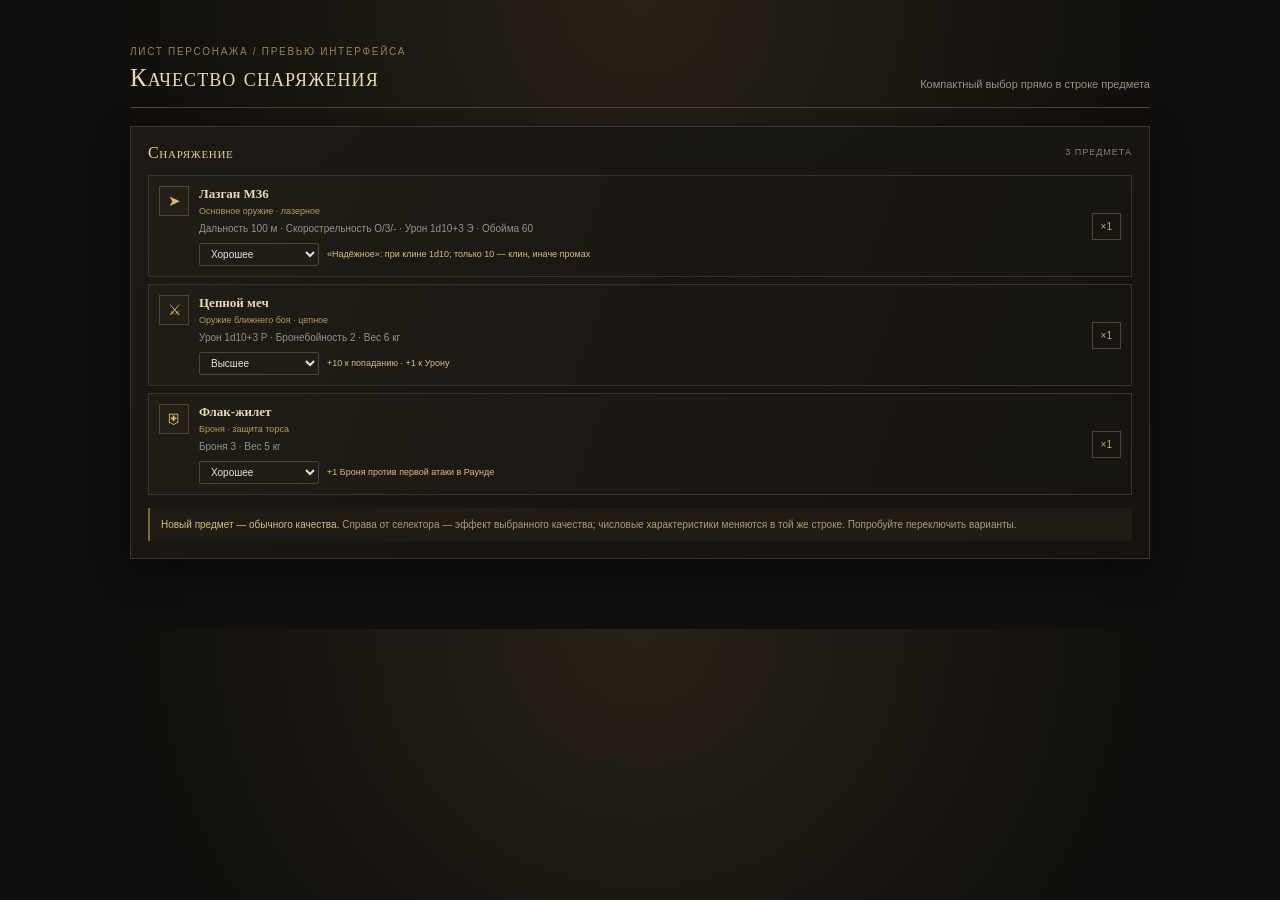
<file: quality-preview.html>
<!doctype html>
<html lang="ru">
<head>
  <meta charset="utf-8">
  <meta name="viewport" content="width=device-width, initial-scale=1">
  <title>Превью · качество снаряжения</title>
  <style>
    :root{color-scheme:dark;--bg:#100f0d;--panel:#191713;--panel2:#211c16;--line:#393229;--gold:#d7bd7d;--muted:#9b907d;--text:#e9e0cf;--serif:Georgia,"Times New Roman",serif;--sans:Arial,"Segoe UI",sans-serif}
    *{box-sizing:border-box}body{margin:0;background:radial-gradient(ellipse at top,#282117 0,#100f0d 58%);color:var(--text);font:13px/1.5 var(--sans)}
    .page{width:min(100% - 32px,1020px);margin:44px auto 70px}.eyebrow{color:#9b8254;font-size:10px;letter-spacing:1.7px;text-transform:uppercase}.title-row{display:flex;align-items:end;justify-content:space-between;gap:20px;padding-bottom:15px;border-bottom:1px solid #51432e}.title-row h1{margin:5px 0 0;color:#ead9b2;font:small-caps 25px var(--serif);letter-spacing:1.1px}.title-row p{margin:0;color:var(--muted);font-size:11px}
    .equipment{margin-top:18px;padding:17px;border:1px solid #40372a;background:linear-gradient(145deg,#1d1a15,#141310);box-shadow:0 12px 34px #0007}.section-head{display:flex;align-items:center;justify-content:space-between;gap:12px;margin-bottom:13px}.section-head h2{margin:0;color:#e6ce97;font:small-caps 16px var(--serif);letter-spacing:.7px}.section-head span{color:#8e826c;font-size:9px;letter-spacing:1px;text-transform:uppercase}
    .items{display:grid;gap:7px}.item{display:grid;grid-template-columns:30px minmax(0,1fr) auto;align-items:start;gap:10px;padding:10px;border:1px solid var(--line);background:linear-gradient(110deg,#201c16,#171511)}.icon{display:grid;place-items:center;width:30px;height:30px;border:1px solid #51432e;background:#241f17;color:#d3b66f;font-size:15px}.info{min-width:0;display:grid;gap:3px}.name{color:#e7d8b7;font:600 13px var(--serif)}.type{color:#b89a5e;font-size:9px}.stats{color:#9b907d;font-size:10px;line-height:1.45}.quality{display:grid;grid-template-columns:minmax(100px,120px) minmax(0,1fr);align-items:center;gap:4px 8px;margin-top:4px;color:#9e927c;font-size:9px}.quality select{width:100%;min-width:0;padding:4px 7px;border:1px solid #51432e;border-radius:2px;background:#201c16;color:#e9e0cf;font:10px var(--sans)}.quality select:focus{outline:1px solid #b99455;outline-offset:1px}.effect{grid-column:2;grid-row:1;color:#d6bd80;font-size:9px;line-height:1.35;overflow-wrap:anywhere}.quantity{align-self:center;padding:5px 8px;border:1px solid #51432e;color:#bca779;font-size:10px}.note{margin:13px 0 0;padding:9px 11px;border-left:2px solid #80643a;background:#201b13;color:#aa9b80;font-size:10px}.note b{color:#d7bd7d;font-weight:500}
    @media(max-width:560px){.page{width:min(100% - 20px,1020px);margin:24px auto}.title-row{align-items:flex-start;flex-direction:column;gap:5px}.title-row h1{font-size:21px}.equipment{padding:11px}.item{grid-template-columns:26px minmax(0,1fr) auto;gap:7px;padding:8px}.icon{width:26px;height:26px}.quality{grid-template-columns:minmax(90px,105px) minmax(0,1fr);gap:4px 6px}.quantity{padding:4px 5px;font-size:9px}}
  </style>
</head>
<body>
  <main class="page">
    <div class="eyebrow">Лист персонажа / превью интерфейса</div>
    <header class="title-row"><div><h1>Качество снаряжения</h1></div><p>Компактный выбор прямо в строке предмета</p></header>
    <section class="equipment" aria-label="Снаряжение персонажа">
      <div class="section-head"><h2>Снаряжение</h2><span>3 предмета</span></div>
      <div class="items">
        <article class="item" data-kind="ranged" data-base="Дальность 100 м · Скорострельность О/3/- · Урон 1d10+3 Э · Обойма 60" data-traits="">
          <div class="icon" aria-hidden="true">➤</div><div class="info"><b class="name">Лазган M36</b><small class="type">Основное оружие · лазерное</small><span class="stats">Дальность 100 м · Скорострельность О/3/- · Урон 1d10+3 Э · Обойма 60</span>
            <label class="quality"><select aria-label="Качество: Лазган M36"><option value="low">Плохое</option><option value="normal">Обычное</option><option value="good" selected>Хорошее</option><option value="best">Высшее</option></select><span class="effect"></span></label>
          </div><span class="quantity">×1</span>
        </article>
        <article class="item" data-kind="melee" data-base="Урон 1d10+2 Р · Бронебойность 2 · Вес 6 кг" data-traits="">
          <div class="icon" aria-hidden="true">⚔</div><div class="info"><b class="name">Цепной меч</b><small class="type">Оружие ближнего боя · цепное</small><span class="stats">Урон 1d10+3 Р · Бронебойность 2 · Вес 6 кг</span>
            <label class="quality"><select aria-label="Качество: Цепной меч"><option value="low">Плохое</option><option value="normal">Обычное</option><option value="good">Хорошее</option><option value="best" selected>Высшее</option></select><span class="effect"></span></label>
          </div><span class="quantity">×1</span>
        </article>
        <article class="item" data-kind="armor" data-armor="3" data-weight="5" data-unit="кг">
          <div class="icon" aria-hidden="true">⛨</div><div class="info"><b class="name">Флак-жилет</b><small class="type">Броня · защита торса</small><span class="stats">Броня 3 · Вес 5 кг</span>
            <label class="quality"><select aria-label="Качество: Флак-жилет"><option value="low">Низкое</option><option value="normal">Обычное</option><option value="good" selected>Хорошее</option><option value="best">Высшее</option></select><span class="effect"></span></label>
          </div><span class="quantity">×1</span>
        </article>
      </div>
      <p class="note"><b>Новый предмет — обычного качества.</b> Справа от селектора — эффект выбранного качества; числовые характеристики меняются в той же строке. Попробуйте переключить варианты.</p>
    </section>
  </main>
  <script>
    function update(item){
      const quality=item.querySelector("select").value,effect=item.querySelector(".effect"),stats=item.querySelector(".stats");
      if(item.dataset.kind==="armor"){
        const armor=Number(item.dataset.armor),weight=Number(item.dataset.weight);
        stats.textContent=`Броня ${armor+(quality==="best"?1:0)} · Вес ${quality==="best"?weight/2:weight} ${item.dataset.unit}${quality==="best"?" (½)":""}`;
        effect.textContent=quality==="low"?"−10 ко всем Тестам Ловкости":quality==="good"?"+1 Броня против первой атаки в Раунде":quality==="best"?"+1 Броня · вес уменьшен вдвое":"";
      }else{
        const base=item.dataset.base;
        stats.textContent=item.dataset.kind==="melee"&&quality==="best"?base.replace(/(Урон\s+\d+d\d+)([+-]\d+)/,(_,dice,modifier)=>`${dice}+${Number(modifier.slice(1))+1}`):base;
        if(item.dataset.kind==="melee")effect.textContent=quality==="low"?"−10 к попаданию":quality==="good"?"+5 к попаданию":quality==="best"?"+10 к попаданию · +1 к Урону":"";
        else effect.textContent=quality==="low"?"«Ненадёжное»: клин на 91+ (в т. ч. длинная очередь и беглый огонь)":quality==="good"?"«Надёжное»: при клине 1d10; только 10 — клин, иначе промах":quality==="best"?"Клин/перегрев: считается обычным промахом":"";
      }
    }
    document.querySelectorAll(".item").forEach(item=>{item.querySelector("select").addEventListener("change",()=>update(item));update(item)});
  </script>
</body>
</html>
</file>
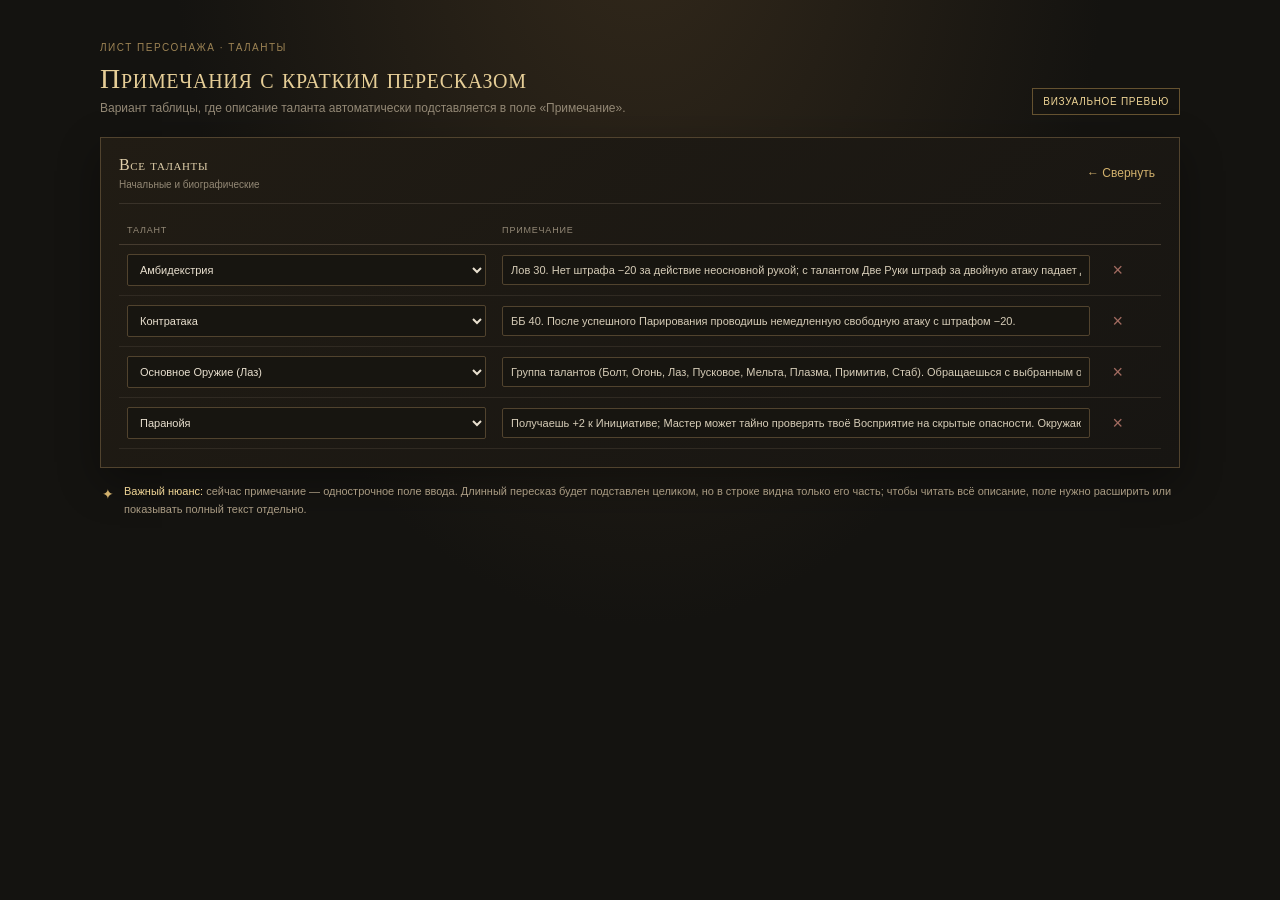
<file: talent-note-preview.html>
<!doctype html>
<html lang="ru">
<head>
  <meta charset="utf-8">
  <meta name="viewport" content="width=device-width, initial-scale=1">
  <title>Превью примечаний к талантам</title>
  <style>
    :root{color-scheme:dark;--bg:#141310;--panel:#1b1915;--field:#171510;--line:#393229;--line-strong:#51432e;--text:#d7cdb8;--muted:#938875;--gold:#efd596;--accent:#d2b16d;--serif:Georgia,"Times New Roman",serif;--sans:Arial,"Segoe UI",sans-serif}
    *{box-sizing:border-box}body{margin:0;background:radial-gradient(ellipse at 50% -15%,#33291b 0,transparent 52%),var(--bg);color:var(--text);font:14px var(--sans);min-height:100vh;padding:42px 22px}
    main{max-width:1080px;margin:auto}.eyebrow{color:#9c8354;font-size:10px;letter-spacing:1.5px;text-transform:uppercase}.heading{display:flex;align-items:flex-end;justify-content:space-between;gap:18px;margin:10px 0 22px}.heading h1{margin:0;color:#e6ce97;font:small-caps 28px var(--serif);letter-spacing:.7px}.heading p{margin:6px 0 0;color:var(--muted);font-size:12px}.preview-label{padding:7px 10px;border:1px solid #655230;color:var(--gold);font-size:10px;letter-spacing:.7px;text-transform:uppercase;white-space:nowrap}
    .card{padding:18px;background:linear-gradient(145deg,#211c14,#171512);border:1px solid #51432e;box-shadow:0 14px 40px #0005}.card-head{display:flex;align-items:center;justify-content:space-between;gap:12px;margin-bottom:12px;padding-bottom:13px;border-bottom:1px solid var(--line)}.card-head h2{margin:0;color:#e0cfaa;font:small-caps 16px var(--serif);letter-spacing:.6px}.kicker{display:block;margin-top:5px;color:var(--muted);font-size:10px}.action{border:0;background:none;color:var(--accent);font:12px var(--sans)}
    .table-scroll{overflow-x:auto}.talent-table{width:100%;min-width:760px;table-layout:fixed;border-collapse:collapse;text-align:left}.talent-table th{padding:9px 8px;border-bottom:1px solid #453b2f;color:#948977;font-size:9px;font-weight:500;letter-spacing:.8px;text-transform:uppercase}.talent-table th:nth-child(1){width:36%}.talent-table th:nth-child(2){width:58%}.talent-table th:nth-child(3){width:6%}.talent-table td{padding:9px 8px;border-bottom:1px solid #302a22;color:var(--text);font-size:11px;vertical-align:middle}.talent-table select,.talent-table input{display:block;width:100%;min-width:0;max-width:100%;padding:8px;border:1px solid var(--line-strong);border-radius:2px;background:var(--field);color:var(--text);font:11px var(--sans)}.talent-table select{color:#e9e0cf}.talent-table input{overflow:hidden;text-overflow:clip}.talent-table input:focus{outline:1px solid #b99455;outline-offset:1px}.delete{border:0;background:none;color:#a36c61;font-size:18px}
    .footnote{display:flex;align-items:flex-start;gap:10px;margin:15px 2px 0;color:#a99b83;font-size:11px;line-height:1.6}.footnote b{color:var(--gold);font-weight:500}.bulb{color:var(--accent);font-size:14px}
    @media(max-width:650px){body{padding:24px 12px}.heading{align-items:flex-start;flex-direction:column}.heading h1{font-size:23px}.card{padding:13px}.preview-label{align-self:flex-start}}
  </style>
</head>
<body>
  <main>
    <div class="eyebrow">Лист персонажа · таланты</div>
    <div class="heading">
      <div><h1>Примечания с кратким пересказом</h1><p>Вариант таблицы, где описание таланта автоматически подставляется в поле «Примечание».</p></div>
      <div class="preview-label">Визуальное превью</div>
    </div>
    <section class="card" aria-label="Пример таблицы талантов">
      <div class="card-head">
        <div><h2>Все таланты</h2><span class="kicker">Начальные и биографические</span></div>
        <button class="action" type="button">← Свернуть</button>
      </div>
      <div class="table-scroll">
        <table class="talent-table">
          <thead><tr><th>Талант</th><th>Примечание</th><th></th></tr></thead>
          <tbody>
            <tr><td><select aria-label="Талант"><option>Амбидекстрия</option></select></td><td><input aria-label="Примечание: Амбидекстрия" value="Лов 30. Нет штрафа −20 за действие неосновной рукой; с талантом Две Руки штраф за двойную атаку падает до −10."></td><td><button class="delete" aria-label="Удалить талант">×</button></td></tr>
            <tr><td><select aria-label="Талант"><option>Контратака</option></select></td><td><input aria-label="Примечание: Контратака" value="ББ 40. После успешного Парирования проводишь немедленную свободную атаку с штрафом −20."></td><td><button class="delete" aria-label="Удалить талант">×</button></td></tr>
            <tr><td><select aria-label="Талант"><option>Основное Оружие (Лаз)</option></select></td><td><input aria-label="Примечание: Основное Оружие" value="Группа талантов (Болт, Огонь, Лаз, Пусковое, Мельта, Плазма, Примитив, Стаб). Обращаешься с выбранным основным оружием без штрафа."></td><td><button class="delete" aria-label="Удалить талант">×</button></td></tr>
            <tr><td><select aria-label="Талант"><option>Паранойя</option></select></td><td><input aria-label="Примечание: Паранойя" value="Получаешь +2 к Инициативе; Мастер может тайно проверять твоё Восприятие на скрытые опасности. Окружающие могут относиться к тебе хуже."></td><td><button class="delete" aria-label="Удалить талант">×</button></td></tr>
          </tbody>
        </table>
      </div>
    </section>
    <p class="footnote"><span class="bulb">✦</span><span><b>Важный нюанс:</b> сейчас примечание — однострочное поле ввода. Длинный пересказ будет подставлен целиком, но в строке видна только его часть; чтобы читать всё описание, поле нужно расширить или показывать полный текст отдельно.</span></p>
  </main>
</body>
</html>
</file>
